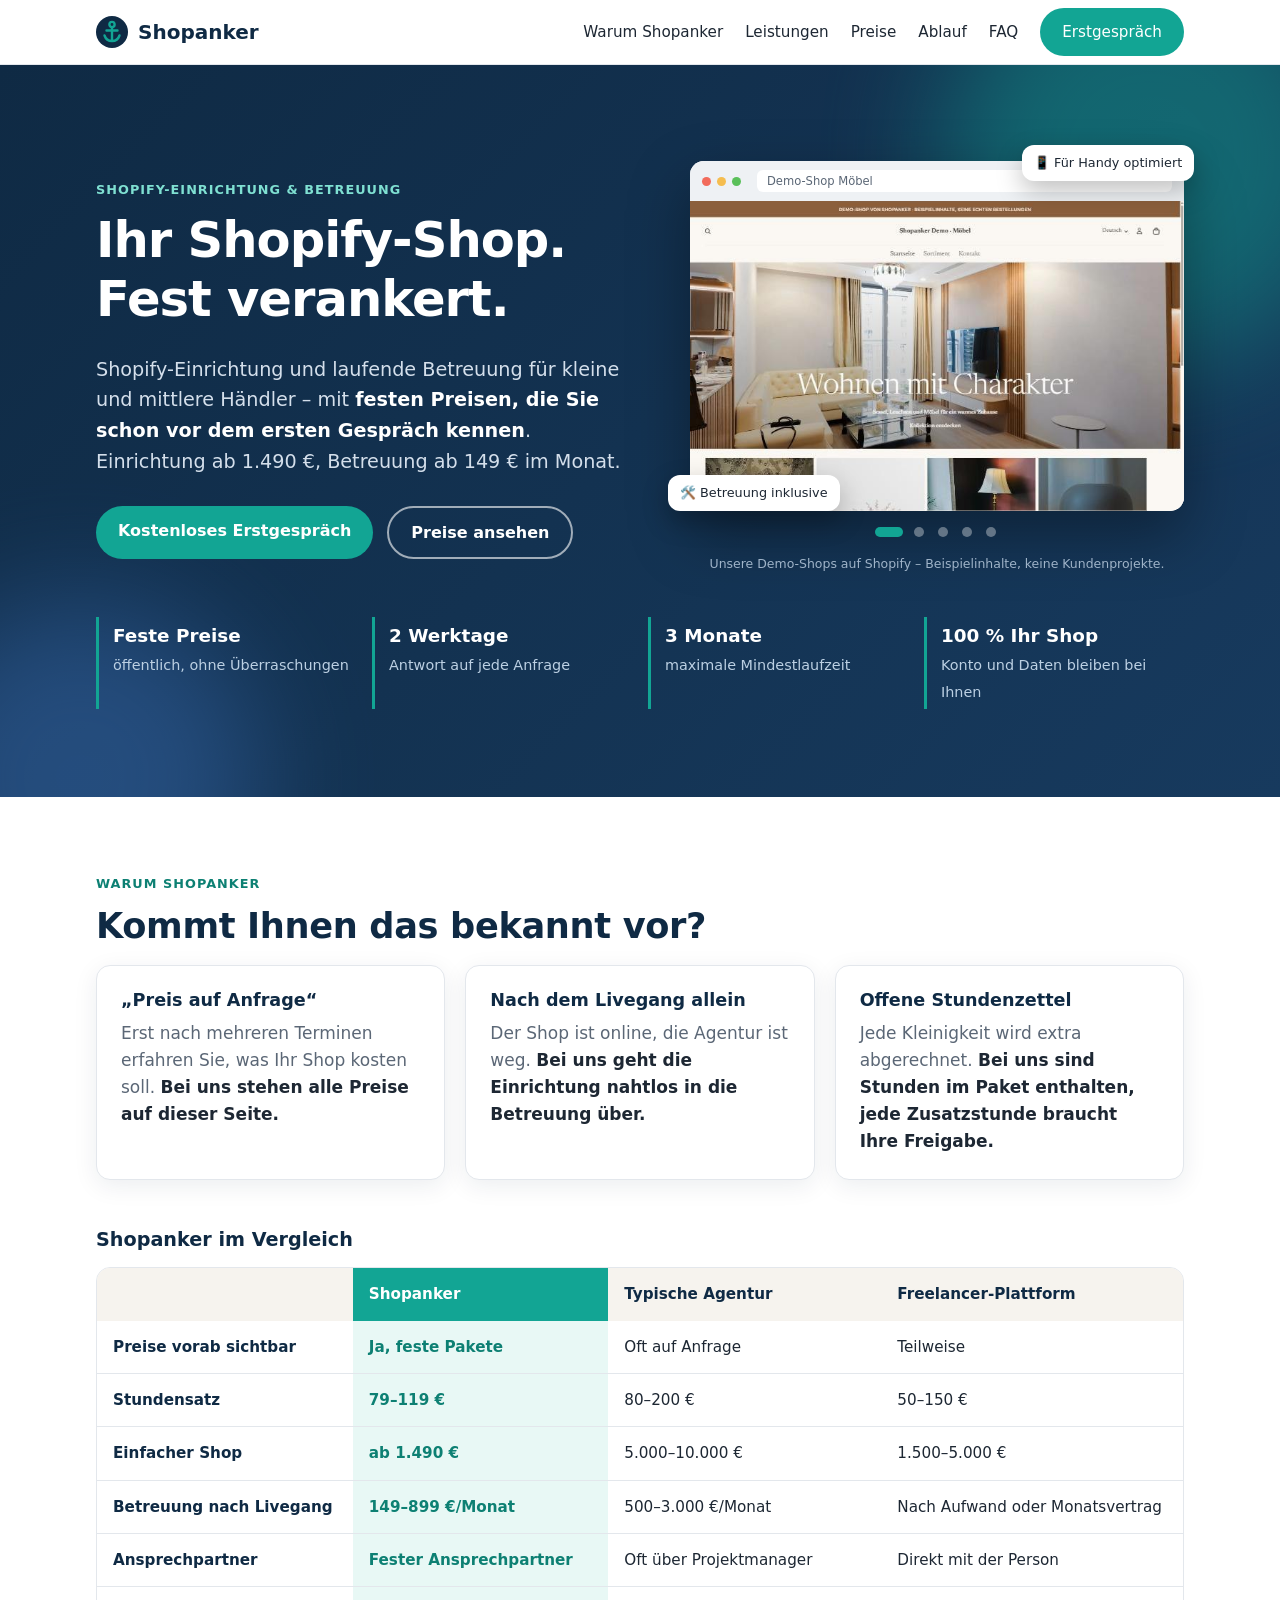
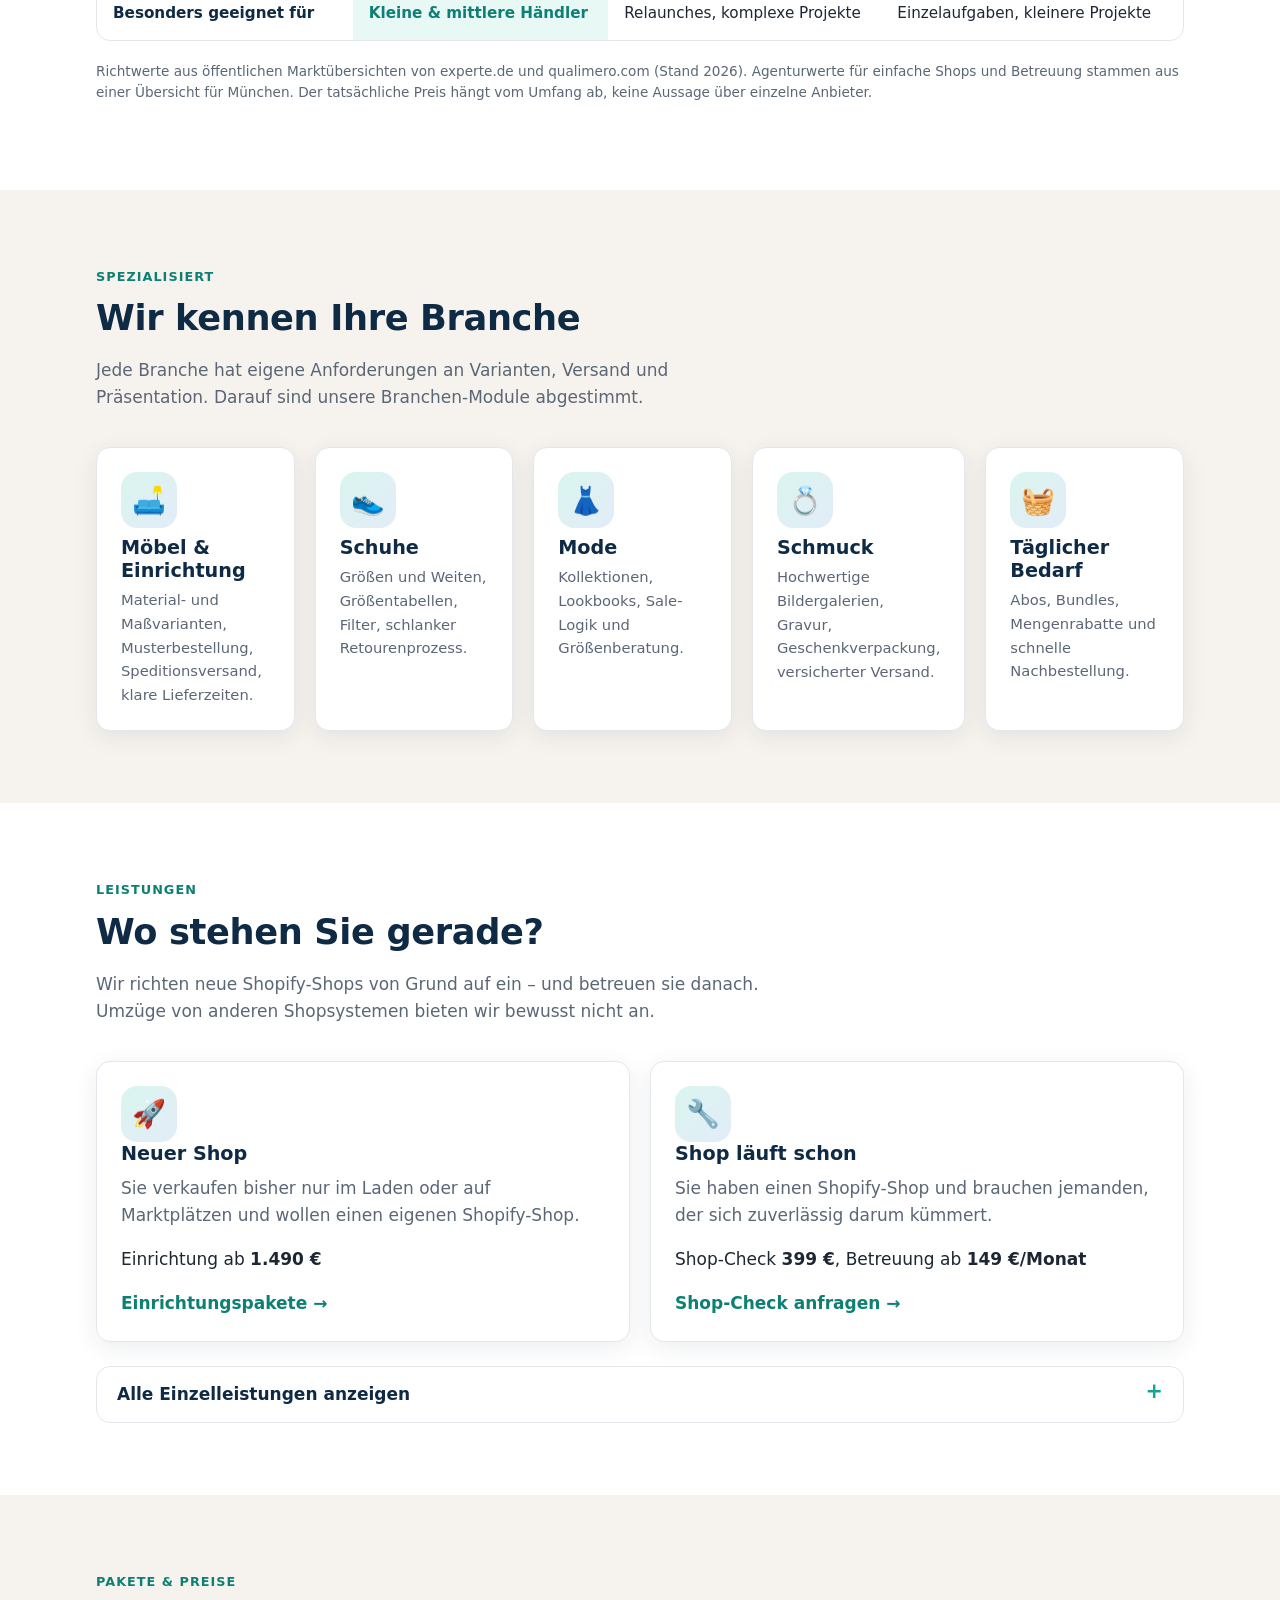
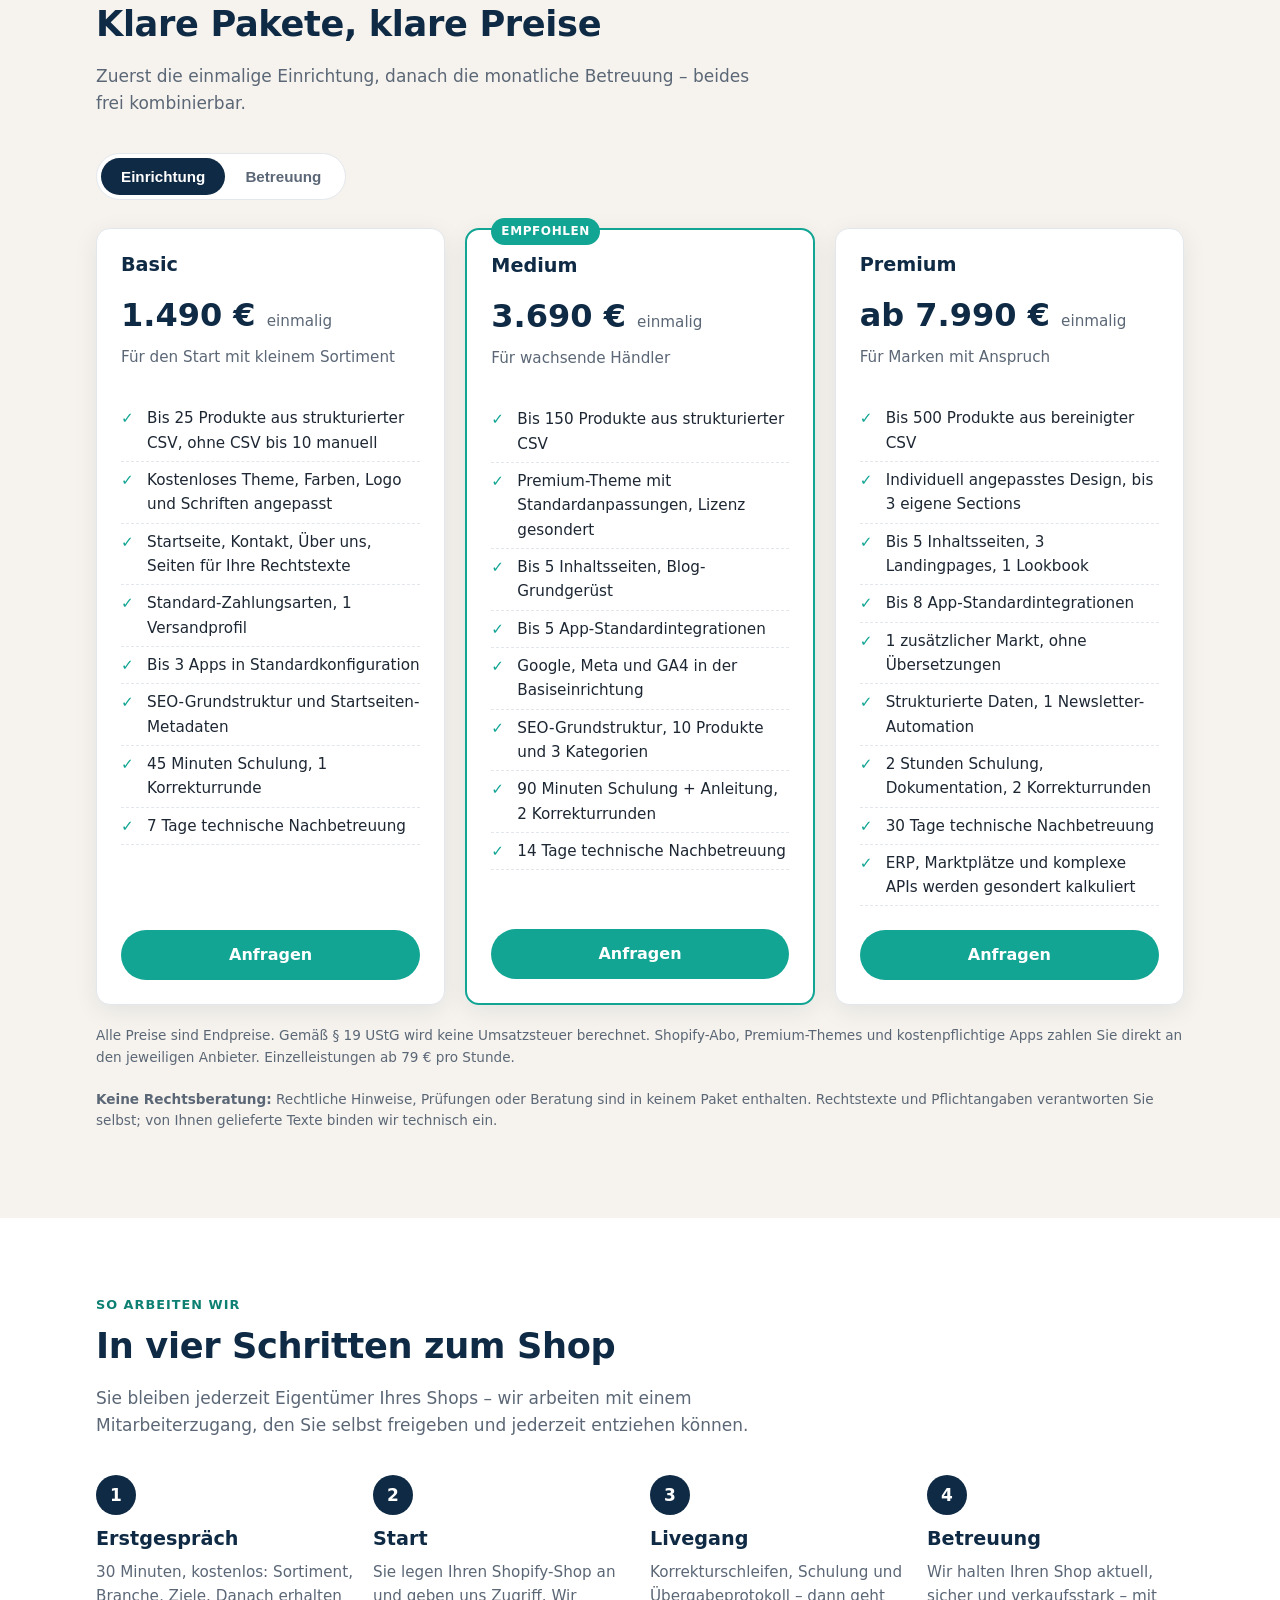
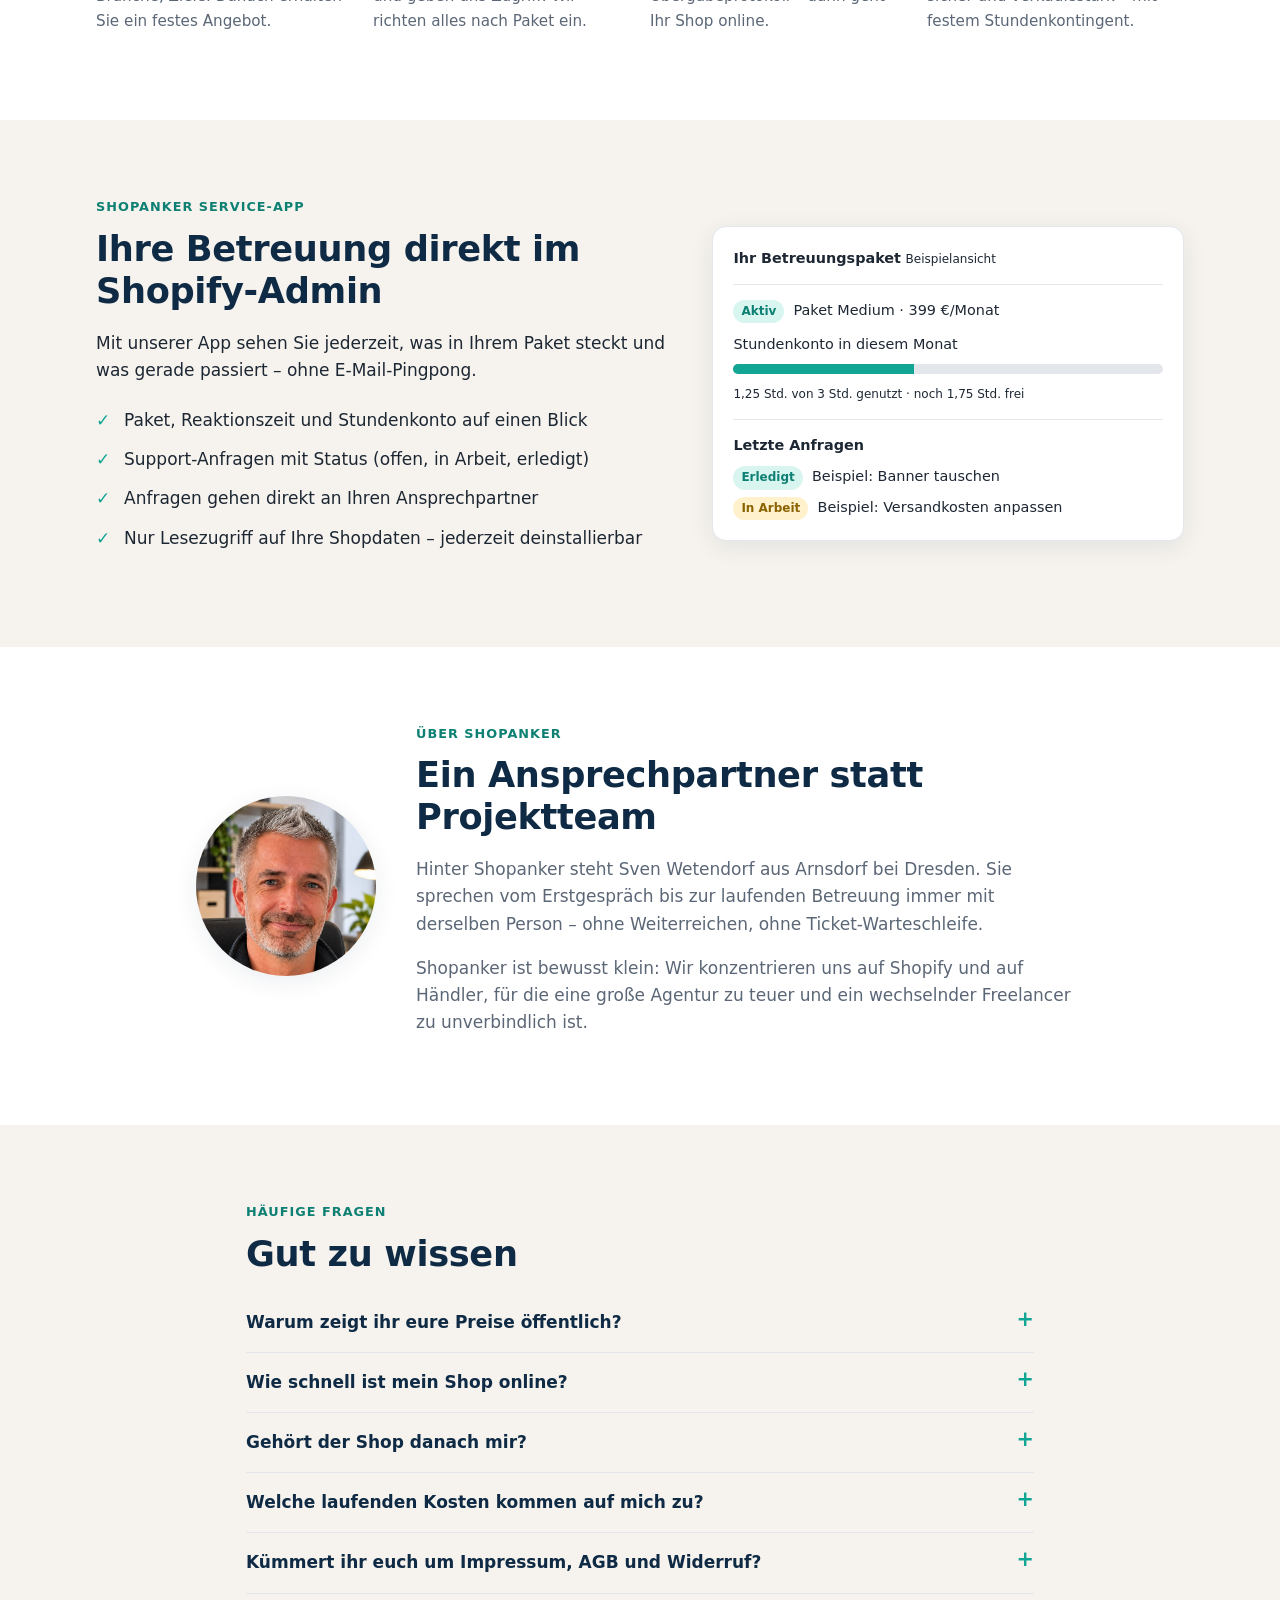
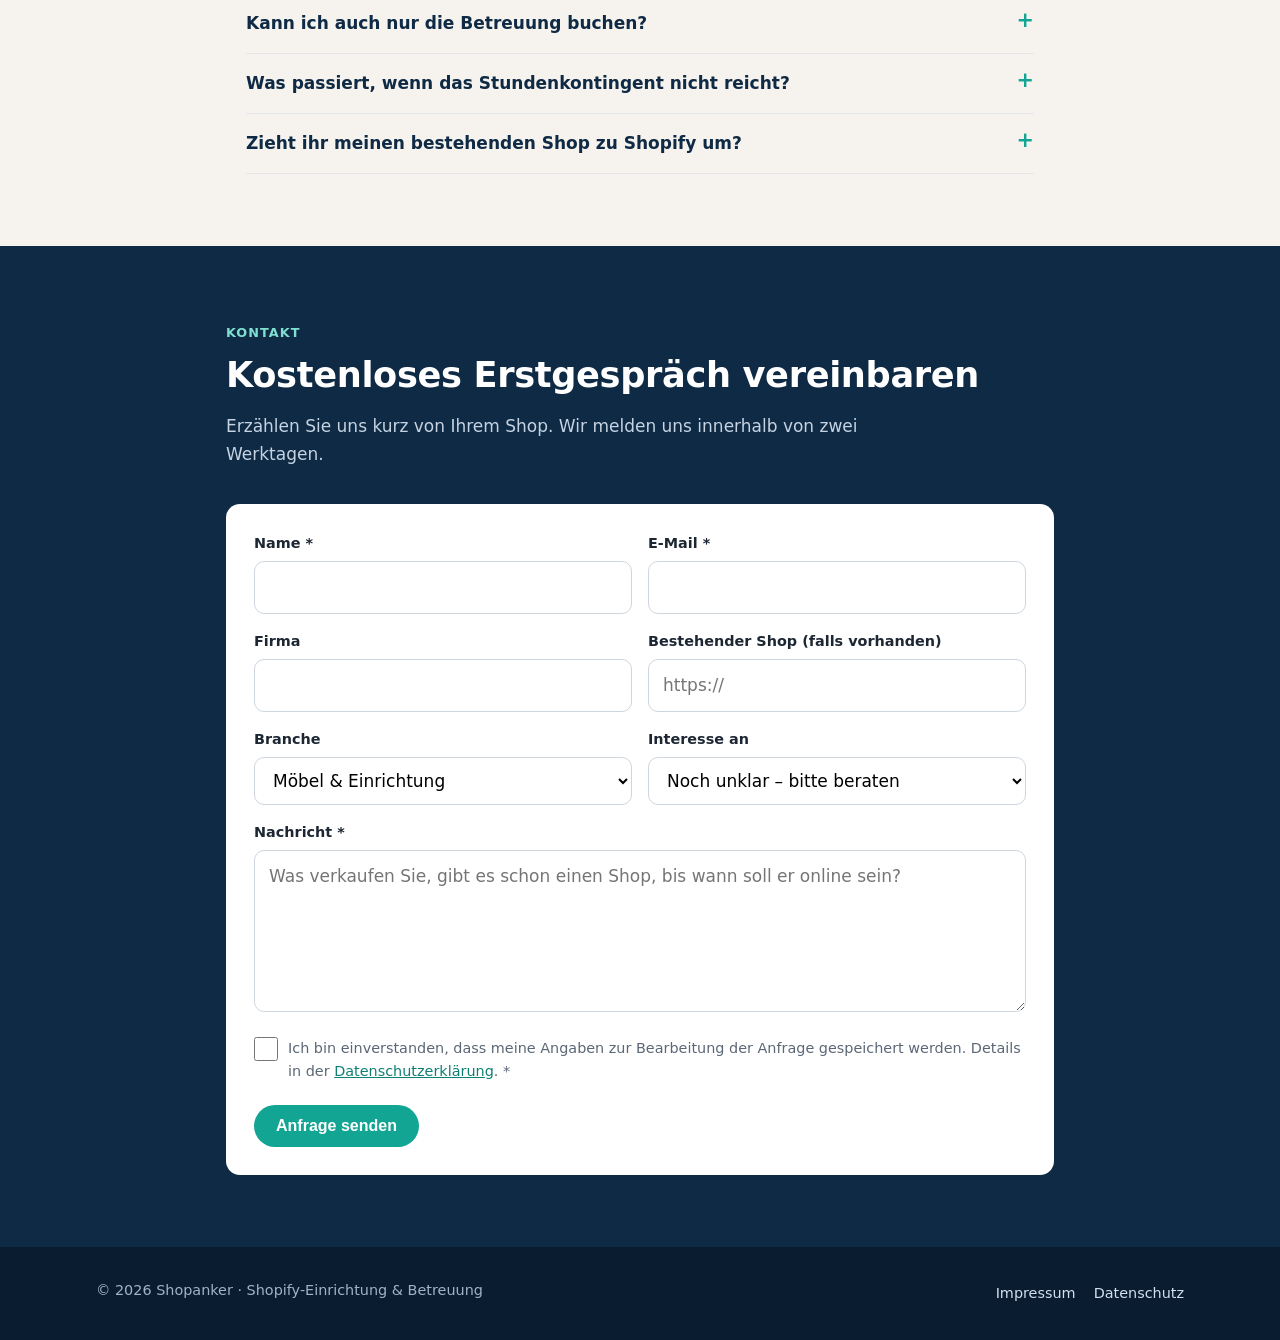
<file: index.html>
<!doctype html>
<html lang="de">
<head>
  <meta charset="utf-8">
  <meta name="viewport" content="width=device-width, initial-scale=1">
  <title>Shopanker – Shopify-Shops einrichten & betreuen</title>
  <meta name="description" content="Shopanker richtet Ihren Shopify-Shop ein und betreut ihn zu festen Paketpreisen – für Möbel, Schuhe, Mode, Schmuck und Dinge des täglichen Bedarfs.">
  <link rel="canonical" href="https://sven6678.github.io/shopanker-website/">
  <meta name="theme-color" content="#0f2a44">
  <!-- noindex entfernen, sobald Impressum und Datenschutz vollständig sind -->
  <meta name="robots" content="noindex">
  <link rel="icon" href="favicon.svg" type="image/svg+xml">
  <link rel="stylesheet" href="style.css?v=5">
  <meta property="og:type" content="website">
  <meta property="og:locale" content="de_DE">
  <meta property="og:title" content="Shopanker – Shopify-Shops einrichten & betreuen zu festen Preisen">
  <meta property="og:description" content="Shopify-Einrichtung ab 1.490 €, Betreuung ab 149 €/Monat. Transparente Pakete für Möbel, Schuhe, Mode, Schmuck und Dinge des täglichen Bedarfs.">
  <meta property="og:url" content="https://sven6678.github.io/shopanker-website/">
  <meta property="og:image" content="https://sven6678.github.io/shopanker-website/img/og-shopanker.jpg">
  <meta property="og:image:width" content="1200">
  <meta property="og:image:height" content="630">
  <meta property="og:image:alt" content="Shopanker – Shopify-Einrichtung ab 1.490 €, Betreuung ab 149 € im Monat">
  <meta name="twitter:card" content="summary_large_image">
  <script type="application/ld+json">
  {
    "@context": "https://schema.org",
    "@type": "ProfessionalService",
    "name": "Shopanker",
    "description": "Einrichtung und Betreuung von Shopify-Onlineshops zu festen Paketpreisen.",
    "url": "https://sven6678.github.io/shopanker-website/",
    "areaServed": ["DE", "AT", "CH"],
    "priceRange": "4 € – 7.990 €",
    "makesOffer": [
      {"@type": "Offer", "name": "Shopify-Einrichtung Basic", "price": "990", "priceCurrency": "EUR"},
      {"@type": "Offer", "name": "Shopify-Einrichtung Medium", "price": "2490", "priceCurrency": "EUR"},
      {"@type": "Offer", "name": "Shopify-Einrichtung Premium", "price": "4990", "priceCurrency": "EUR"},
      {"@type": "Offer", "name": "Shopify-Betreuung Basic", "price": "79", "priceCurrency": "EUR"},
      {"@type": "Offer", "name": "Shopify-Betreuung Medium", "price": "199", "priceCurrency": "EUR"},
      {"@type": "Offer", "name": "Shopify-Betreuung Premium", "price": "449", "priceCurrency": "EUR"}
    ]
  }
  </script>
</head>
<body>
<a class="skip" href="#top">Zum Inhalt springen</a>

<header class="site-header">
  <div class="wrap">
    <a class="logo" href="#top" aria-label="Shopanker Startseite">
      <svg viewBox="0 0 32 32" aria-hidden="true"><circle cx="16" cy="16" r="16" fill="#0f2a44"/><g fill="none" stroke="#12a594" stroke-width="2.4" stroke-linecap="round"><circle cx="16" cy="8.5" r="2.6"/><path d="M16 11.2v13.3M10.5 14.5h11M8.5 19.5c1.2 3.6 4.2 5.5 7.5 5.5s6.3-1.9 7.5-5.5"/></g></svg>
      Shopanker
    </a>
    <button class="nav-toggle" aria-label="Menü öffnen" aria-expanded="false" aria-controls="nav">☰</button>
    <nav class="nav" id="nav">
      <a href="#vergleich">Warum Shopanker</a>
      <a href="#leistungen">Leistungen</a>
      <a href="#pakete">Preise</a>
      <a href="#ablauf">Ablauf</a>
      <a href="#faq">FAQ</a>
      <a class="btn" href="#kontakt">Erstgespräch</a>
    </nav>
  </div>
</header>

<main id="top">

<section class="hero">
  <div class="blob b1" aria-hidden="true"></div><div class="blob b2" aria-hidden="true"></div>
  <div class="wrap">
   <div class="hero-grid">
    <div>
    <span class="eyebrow" style="color:#7fe0d2">Shopify-Einrichtung & Betreuung</span>
    <h1>Ihr Shopify-Shop. Fest verankert.</h1>
    <p class="lead">Shopify-Einrichtung und laufende Betreuung für kleine und mittlere Händler – mit <strong style="color:#fff">festen Preisen, die Sie schon vor dem ersten Gespräch kennen</strong>. Einrichtung ab 1.490 €, Betreuung ab 149 € im Monat.</p>
    <div class="actions">
      <a class="btn" href="#kontakt">Kostenloses Erstgespräch</a>
      <a class="btn btn-ghost" href="#pakete">Preise ansehen</a>
    </div>
    </div>
    <div class="hero-visual">
      <figure class="browser slider" aria-roledescription="Karussell" aria-label="Demo-Shops von Shopanker">
        <div class="browser-bar"><i></i><i></i><i></i><span class="slide-label" aria-live="polite">Demo-Shop Möbel</span></div>
        <div class="slides">
          <img class="active" src="img/demo-moebel.jpg?v=2" width="692" height="433" alt="Startseite des Demo-Shops Möbel" data-label="Demo-Shop Möbel">
          <img src="img/demo-schuhe.jpg?v=2" width="692" height="433" alt="Startseite des Demo-Shops Schuhe" data-label="Demo-Shop Schuhe" loading="lazy">
          <img src="img/demo-mode.jpg?v=2" width="692" height="433" alt="Startseite des Demo-Shops Mode" data-label="Demo-Shop Mode" loading="lazy">
          <img src="img/demo-schmuck.jpg?v=2" width="692" height="433" alt="Startseite des Demo-Shops Schmuck" data-label="Demo-Shop Schmuck" loading="lazy">
          <img src="img/demo-alltag.jpg?v=2" width="692" height="433" alt="Startseite des Demo-Shops Täglicher Bedarf" data-label="Demo-Shop Täglicher Bedarf" loading="lazy">
        </div>
      </figure>
      <div class="slide-dots" role="group" aria-label="Demo-Shop wählen">
        <button type="button" aria-label="Möbel" aria-current="true"></button>
        <button type="button" aria-label="Schuhe"></button>
        <button type="button" aria-label="Mode"></button>
        <button type="button" aria-label="Schmuck"></button>
        <button type="button" aria-label="Täglicher Bedarf"></button>
      </div>
      <p class="slide-note">Unsere Demo-Shops auf Shopify – Beispielinhalte, keine Kundenprojekte.</p>
      <div class="float f1" aria-hidden="true">📱 Für Handy optimiert</div>
      <div class="float f3" aria-hidden="true">🛠️ Betreuung inklusive</div>
    </div>
   </div>
    <ul class="trust">
      <li><strong>Feste Preise</strong><span>öffentlich, ohne Überraschungen</span></li>
      <li><strong>2 Werktage</strong><span>Antwort auf jede Anfrage</span></li>
      <li><strong>3 Monate</strong><span>maximale Mindestlaufzeit</span></li>
      <li><strong>100 % Ihr Shop</strong><span>Konto und Daten bleiben bei Ihnen</span></li>
    </ul>
  </div>
</section>

<section id="vergleich">
  <div class="wrap">
    <span class="eyebrow">Warum Shopanker</span>
    <h2>Kommt Ihnen das bekannt vor?</h2>
    <div class="grid grid-3 pains">
      <div class="card"><h3>„Preis auf Anfrage“</h3><p>Erst nach mehreren Terminen erfahren Sie, was Ihr Shop kosten soll. <strong>Bei uns stehen alle Preise auf dieser Seite.</strong></p></div>
      <div class="card"><h3>Nach dem Livegang allein</h3><p>Der Shop ist online, die Agentur ist weg. <strong>Bei uns geht die Einrichtung nahtlos in die Betreuung über.</strong></p></div>
      <div class="card"><h3>Offene Stundenzettel</h3><p>Jede Kleinigkeit wird extra abgerechnet. <strong>Bei uns sind Stunden im Paket enthalten, jede Zusatzstunde braucht Ihre Freigabe.</strong></p></div>
    </div>

    <h3 style="margin-top:48px">Shopanker im Vergleich</h3>
    <div class="table-wrap" role="region" aria-label="Vergleichstabelle: Shopanker, typische Agentur und Freelancer-Plattform" tabindex="0">
      <table class="compare">
        <thead>
          <tr><th></th><th class="us">Shopanker</th><th>Typische Agentur</th><th>Freelancer-Plattform</th></tr>
        </thead>
        <tbody>
          <tr><th>Preise vorab sichtbar</th><td class="us">Ja, feste Pakete</td><td>Oft auf Anfrage</td><td>Teilweise</td></tr>
          <tr><th>Stundensatz</th><td class="us">79–119 €</td><td>80–200 €</td><td>50–150 €</td></tr>
          <tr><th>Einfacher Shop</th><td class="us">ab 1.490 €</td><td>5.000–10.000 €</td><td>1.500–5.000 €</td></tr>
          <tr><th>Betreuung nach Livegang</th><td class="us">149–899 €/Monat</td><td>500–3.000 €/Monat</td><td>Nach Aufwand oder Monatsvertrag</td></tr>
          <tr><th>Ansprechpartner</th><td class="us">Fester Ansprechpartner</td><td>Oft über Projektmanager</td><td>Direkt mit der Person</td></tr>
          <tr><th>Besonders geeignet für</th><td class="us">Kleine &amp; mittlere Händler</td><td>Relaunches, komplexe Projekte</td><td>Einzelaufgaben, kleinere Projekte</td></tr>
        </tbody>
      </table>
    </div>
    <p class="note">Richtwerte aus öffentlichen Marktübersichten von experte.de und qualimero.com (Stand 2026). Agenturwerte für einfache Shops und Betreuung stammen aus einer Übersicht für München. Der tatsächliche Preis hängt vom Umfang ab, keine Aussage über einzelne Anbieter.</p>
  </div>
</section>

<section id="branchen" class="bg-sand">
  <div class="wrap">
    <span class="eyebrow">Spezialisiert</span>
    <h2>Wir kennen Ihre Branche</h2>
    <p class="section-intro">Jede Branche hat eigene Anforderungen an Varianten, Versand und Präsentation. Darauf sind unsere Branchen-Module abgestimmt.</p>
    <div class="grid grid-5">
      <div class="card branch"><div class="icon">🛋️</div><h3>Möbel & Einrichtung</h3><p>Material- und Maßvarianten, Musterbestellung, Speditionsversand, klare Lieferzeiten.</p></div>
      <div class="card branch"><div class="icon">👟</div><h3>Schuhe</h3><p>Größen und Weiten, Größentabellen, Filter, schlanker Retourenprozess.</p></div>
      <div class="card branch"><div class="icon">👗</div><h3>Mode</h3><p>Kollektionen, Lookbooks, Sale-Logik und Größenberatung.</p></div>
      <div class="card branch"><div class="icon">💍</div><h3>Schmuck</h3><p>Hochwertige Bildergalerien, Gravur, Geschenkverpackung, versicherter Versand.</p></div>
      <div class="card branch"><div class="icon">🧺</div><h3>Täglicher Bedarf</h3><p>Abos, Bundles, Mengenrabatte und schnelle Nachbestellung.</p></div>
    </div>
  </div>
</section>

<section id="leistungen">
  <div class="wrap">
    <span class="eyebrow">Leistungen</span>
    <h2>Wo stehen Sie gerade?</h2>
    <p class="section-intro">Wir richten neue Shopify-Shops von Grund auf ein – und betreuen sie danach. Umzüge von anderen Shopsystemen bieten wir bewusst nicht an.</p>
    <div class="grid grid-2">
      <div class="card situation">
        <div class="icon">🚀</div>
        <h3>Neuer Shop</h3>
        <p>Sie verkaufen bisher nur im Laden oder auf Marktplätzen und wollen einen eigenen Shopify-Shop.</p>
        <p class="from">Einrichtung ab <strong>1.490 €</strong></p>
        <a href="#pakete">Einrichtungspakete →</a>
      </div>
      <div class="card situation">
        <div class="icon">🔧</div>
        <h3>Shop läuft schon</h3>
        <p>Sie haben einen Shopify-Shop und brauchen jemanden, der sich zuverlässig darum kümmert.</p>
        <p class="from">Shop-Check <strong>399 €</strong>, Betreuung ab <strong>149 €/Monat</strong></p>
        <a href="#kontakt" data-paket="Shop-Check">Shop-Check anfragen →</a>
      </div>
    </div>
    <details class="extras">
      <summary>Alle Einzelleistungen anzeigen</summary>
      <ul>
        <li>Arbeitsstunde Pflege: 79 €</li><li>Arbeitsstunde Technik: 119 €</li>
        <li>Produkt-Import bis 100 Produkte (CSV): 199 €</li>
        <li>Shop-Check mit schriftlichem Bericht (Technik, Ladezeit, Struktur): 399 €</li>
        <li>Zusätzliche Sprache oder zusätzlicher Markt: ab 649 €</li>
        <li>Produktfotos freistellen: ab 4 € pro Bild</li>
        <li>Einsatz am Wochenende: +50 %</li>
      </ul>
    </details>
  </div>
</section>

<section id="pakete" class="bg-sand">
  <div class="wrap">
    <span class="eyebrow">Pakete & Preise</span>
    <h2>Klare Pakete, klare Preise</h2>
    <p class="section-intro">Zuerst die einmalige Einrichtung, danach die monatliche Betreuung – beides frei kombinierbar.</p>

    <div class="tabs" role="tablist" aria-label="Paketart">
      <button role="tab" id="tab-setup" aria-selected="true" aria-controls="panel-setup">Einrichtung</button>
      <button role="tab" id="tab-care" aria-selected="false" aria-controls="panel-care">Betreuung</button>
    </div>

    <div id="panel-setup" role="tabpanel" aria-labelledby="tab-setup">
      <div class="grid grid-3">
        <div class="card price-card">
          <h3>Basic</h3>
          <div class="price">1.490 € <small>einmalig</small></div>
          <p class="for">Für den Start mit kleinem Sortiment</p>
          <ul>
            <li>Bis 25 Produkte aus strukturierter CSV, ohne CSV bis 10 manuell</li>
            <li>Kostenloses Theme, Farben, Logo und Schriften angepasst</li>
            <li>Startseite, Kontakt, Über uns, Seiten für Ihre Rechtstexte</li>
            <li>Standard-Zahlungsarten, 1 Versandprofil</li>
            <li>Bis 3 Apps in Standardkonfiguration</li>
            <li>SEO-Grundstruktur und Startseiten-Metadaten</li>
            <li>45 Minuten Schulung, 1 Korrekturrunde</li>
            <li>7 Tage technische Nachbetreuung</li>
          </ul>
          <a class="btn" href="#kontakt" data-paket="Einrichtung Basic">Anfragen</a>
        </div>
        <div class="card price-card featured">
          <span class="badge">Empfohlen</span>
          <h3>Medium</h3>
          <div class="price">3.690 € <small>einmalig</small></div>
          <p class="for">Für wachsende Händler</p>
          <ul>
            <li>Bis 150 Produkte aus strukturierter CSV</li>
            <li>Premium-Theme mit Standardanpassungen, Lizenz gesondert</li>
            <li>Bis 5 Inhaltsseiten, Blog-Grundgerüst</li>
            <li>Bis 5 App-Standardintegrationen</li>
            <li>Google, Meta und GA4 in der Basiseinrichtung</li>
            <li>SEO-Grundstruktur, 10 Produkte und 3 Kategorien</li>
            <li>90 Minuten Schulung + Anleitung, 2 Korrekturrunden</li>
            <li>14 Tage technische Nachbetreuung</li>
          </ul>
          <a class="btn" href="#kontakt" data-paket="Einrichtung Medium">Anfragen</a>
        </div>
        <div class="card price-card">
          <h3>Premium</h3>
          <div class="price">ab 7.990 € <small>einmalig</small></div>
          <p class="for">Für Marken mit Anspruch</p>
          <ul>
            <li>Bis 500 Produkte aus bereinigter CSV</li>
            <li>Individuell angepasstes Design, bis 3 eigene Sections</li>
            <li>Bis 5 Inhaltsseiten, 3 Landingpages, 1 Lookbook</li>
            <li>Bis 8 App-Standardintegrationen</li>
            <li>1 zusätzlicher Markt, ohne Übersetzungen</li>
            <li>Strukturierte Daten, 1 Newsletter-Automation</li>
            <li>2 Stunden Schulung, Dokumentation, 2 Korrekturrunden</li>
            <li>30 Tage technische Nachbetreuung</li>
            <li>ERP, Marktplätze und komplexe APIs werden gesondert kalkuliert</li>
          </ul>
          <a class="btn" href="#kontakt" data-paket="Einrichtung Premium">Anfragen</a>
        </div>
      </div>
    </div>

    <div id="panel-care" role="tabpanel" aria-labelledby="tab-care" hidden>
      <div class="grid grid-3">
        <div class="card price-card">
          <h3>Basic</h3>
          <div class="price">149 € <small>/ Monat</small></div>
          <p class="for">Reaktionszeit: 3 Werktage</p>
          <ul>
            <li>1 Stunde Gesamtbudget pro Monat</li>
            <li>Monatliche Prüfung von Shop, Theme und Apps</li>
            <li>Erstreaktion innerhalb von 3 Werktagen</li>
            <li>Zusatzstunden nach Freigabe: 79 € Pflege, 119 € Technik</li>
          </ul>
          <a class="btn" href="#kontakt" data-paket="Betreuung Basic">Anfragen</a>
        </div>
        <div class="card price-card featured">
          <span class="badge">Empfohlen</span>
          <h3>Medium</h3>
          <div class="price">399 € <small>/ Monat</small></div>
          <p class="for">Reaktionszeit: 1 Werktag</p>
          <ul>
            <li>3 Stunden Gesamtbudget pro Monat</li>
            <li>Wöchentliche Shop-Prüfung, monatliche Theme- und App-Prüfung</li>
            <li>Bis 5 einfache Produktänderungen, 1 Bannerwechsel</li>
            <li>1 kleine SEO-Optimierung, Kurzbericht</li>
            <li>Erstreaktion innerhalb eines Werktags</li>
            <li>Zusatzstunden nach Freigabe: 79 € Pflege, 119 € Technik</li>
          </ul>
          <a class="btn" href="#kontakt" data-paket="Betreuung Medium">Anfragen</a>
        </div>
        <div class="card price-card">
          <h3>Premium</h3>
          <div class="price">899 € <small>/ Monat</small></div>
          <p class="for">Reaktionszeit: 4 Arbeitsstunden</p>
          <ul>
            <li>7 Stunden Gesamtbudget pro Monat</li>
            <li>Werktägliche Shop-Prüfung, monatliche Theme- und App-Prüfung</li>
            <li>Bis 15 einfache Produktänderungen, 2 Kampagnenanpassungen</li>
            <li>Bis 3 SEO-Maßnahmen, 1 einfacher Newsletter</li>
            <li>Monatsbericht + 30-Minuten-Gespräch</li>
            <li>Erstreaktion innerhalb von 4 Arbeitsstunden</li>
            <li>Zusatzstunden nach Freigabe: 79 € Pflege, 119 € Technik</li>
          </ul>
          <a class="btn" href="#kontakt" data-paket="Betreuung Premium">Anfragen</a>
        </div>
      </div>
      <p class="note">Betreuung: Mindestlaufzeit 3 Monate, danach monatlich kündbar.</p>
    </div>

    <p class="note">Alle Preise sind Endpreise. Gemäß § 19 UStG wird keine Umsatzsteuer berechnet. Shopify-Abo, Premium-Themes und kostenpflichtige Apps zahlen Sie direkt an den jeweiligen Anbieter. Einzelleistungen ab 79 € pro Stunde.</p>
    <p class="note"><strong>Keine Rechtsberatung:</strong> Rechtliche Hinweise, Prüfungen oder Beratung sind in keinem Paket enthalten. Rechtstexte und Pflichtangaben verantworten Sie selbst; von Ihnen gelieferte Texte binden wir technisch ein.</p>
  </div>
</section>

<section id="ablauf">
  <div class="wrap">
    <span class="eyebrow">So arbeiten wir</span>
    <h2>In vier Schritten zum Shop</h2>
    <p class="section-intro">Sie bleiben jederzeit Eigentümer Ihres Shops – wir arbeiten mit einem Mitarbeiterzugang, den Sie selbst freigeben und jederzeit entziehen können.</p>
    <div class="steps">
      <div class="step"><h3>Erstgespräch</h3><p>30 Minuten, kostenlos: Sortiment, Branche, Ziele. Danach erhalten Sie ein festes Angebot.</p></div>
      <div class="step"><h3>Start</h3><p>Sie legen Ihren Shopify-Shop an und geben uns Zugriff. Wir richten alles nach Paket ein.</p></div>
      <div class="step"><h3>Livegang</h3><p>Korrekturschleifen, Schulung und Übergabeprotokoll – dann geht Ihr Shop online.</p></div>
      <div class="step"><h3>Betreuung</h3><p>Wir halten Ihren Shop aktuell, sicher und verkaufsstark – mit festem Stundenkontingent.</p></div>
    </div>
  </div>
</section>

<section id="app" class="bg-sand">
  <div class="wrap app-box">
    <div>
      <span class="eyebrow">Shopanker Service-App</span>
      <h2>Ihre Betreuung direkt im Shopify-Admin</h2>
      <p>Mit unserer App sehen Sie jederzeit, was in Ihrem Paket steckt und was gerade passiert – ohne E-Mail-Pingpong.</p>
      <ul class="check-list">
        <li>Paket, Reaktionszeit und Stundenkonto auf einen Blick</li>
        <li>Support-Anfragen mit Status (offen, in Arbeit, erledigt)</li>
        <li>Anfragen gehen direkt an Ihren Ansprechpartner</li>
        <li>Nur Lesezugriff auf Ihre Shopdaten – jederzeit deinstallierbar</li>
      </ul>
    </div>
    <div class="mock" aria-hidden="true">
      <strong>Ihr Betreuungspaket</strong> <small>Beispielansicht</small>
      <hr>
      <span class="pill">Aktiv</span> &nbsp;Paket Medium · 399 €/Monat
      <p style="margin:10px 0 0">Stundenkonto in diesem Monat</p>
      <div class="bar"><span></span></div>
      <small>1,25 Std. von 3 Std. genutzt · noch 1,75 Std. frei</small>
      <hr>
      <strong>Letzte Anfragen</strong>
      <p style="margin:8px 0 0"><span class="pill">Erledigt</span> &nbsp;Beispiel: Banner tauschen</p>
      <p style="margin:6px 0 0"><span class="pill" style="background:#fff1cc;color:#8a6300">In Arbeit</span> &nbsp;Beispiel: Versandkosten anpassen</p>
    </div>
  </div>
</section>

<section id="ueber">
  <div class="wrap about">
    <div class="avatar"><img src="img/sven-wetendorf.jpg?v=3" width="600" height="600" alt="Sven Wetendorf, Shopanker" loading="lazy"></div>
    <div>
      <span class="eyebrow">Über Shopanker</span>
      <h2>Ein Ansprechpartner statt Projektteam</h2>
      <p>Hinter Shopanker steht Sven Wetendorf aus Arnsdorf bei Dresden. Sie sprechen vom Erstgespräch bis zur laufenden Betreuung immer mit derselben Person – ohne Weiterreichen, ohne Ticket-Warteschleife.</p>
      <p>Shopanker ist bewusst klein: Wir konzentrieren uns auf Shopify und auf Händler, für die eine große Agentur zu teuer und ein wechselnder Freelancer zu unverbindlich ist.</p>
    </div>
  </div>
</section>

<section id="faq" class="bg-sand">
  <div class="wrap" style="max-width:820px">
    <span class="eyebrow">Häufige Fragen</span>
    <h2>Gut zu wissen</h2>
    <details><summary>Warum zeigt ihr eure Preise öffentlich?</summary><p>Weil Sie vor dem ersten Gespräch wissen sollen, ob es passt. Die Pakete decken die üblichen Anforderungen ab. Gibt es Besonderheiten, nennen wir den Aufpreis schriftlich, bevor wir starten.</p></details>
    <details><summary>Wie schnell ist mein Shop online?</summary><p>Je nach Paket etwa 1–2 Wochen (Basic), 3–4 Wochen (Medium) oder 6–8 Wochen (Premium) – vorausgesetzt, Produktdaten, Bilder und Texte liegen vor.</p></details>
    <details><summary>Gehört der Shop danach mir?</summary><p>Ja. Sie legen den Shopify-Shop selbst an und zahlen das Shopify-Abo direkt. Wir arbeiten nur mit einem Zugang, den Sie freigeben und jederzeit entziehen können.</p></details>
    <details><summary>Welche laufenden Kosten kommen auf mich zu?</summary><p>Das Shopify-Abo (je nach Tarif), gegebenenfalls ein Premium-Theme und kostenpflichtige Apps. Wir empfehlen nur, was sich für Ihren Shop wirklich lohnt, und nennen die Kosten vorher.</p></details>
    <details><summary>Kümmert ihr euch um Impressum, AGB und Widerruf?</summary><p>Nein. Rechtliche Hinweise, Prüfungen oder Beratung übernehmen wir in keinem Paket. Für Rechtstexte und gesetzliche Pflichtangaben in Ihrem Shop sind Sie selbst verantwortlich – wir empfehlen dafür einen Rechtstexte-Dienst oder eine Kanzlei. Die Texte, die Sie uns liefern, binden wir technisch in den Shop ein.</p></details>
    <details><summary>Kann ich auch nur die Betreuung buchen?</summary><p>Ja. Wenn Ihr Shop schon läuft, starten wir mit einem Shop-Check und übernehmen danach die Betreuung.</p></details>
    <details><summary>Was passiert, wenn das Stundenkontingent nicht reicht?</summary><p>Zusätzliche Stunden rechnen wir zum vergünstigten Satz Ihres Pakets ab – immer nach Rücksprache. Nicht genutzte Stunden verfallen zum Monatsende.</p></details>
    <details><summary>Zieht ihr meinen bestehenden Shop zu Shopify um?</summary><p>Nein. Wir richten ausschließlich neue Shopify-Shops ein und betreuen bestehende Shopify-Shops. Umzüge von WooCommerce, Shopware, Etsy oder anderen Systemen bieten wir nicht an.</p></details>
  </div>
</section>

<section id="kontakt" class="contact">
  <div class="wrap" style="max-width:860px">
    <span class="eyebrow" style="color:#7fe0d2">Kontakt</span>
    <h2>Kostenloses Erstgespräch vereinbaren</h2>
    <p class="section-intro">Erzählen Sie uns kurz von Ihrem Shop. Wir melden uns innerhalb von zwei Werktagen.</p>

    <!-- Versand über die eigene Apps-Script-Web-App, bei Fehlern bereitet das Formular eine E-Mail vor -->
    <form class="form" id="kontakt-form" name="kontakt" method="post" enctype="text/plain" action="mailto:svenwetendorf@gmail.com?subject=Anfrage%20%C3%BCber%20die%20Shopanker-Website">
      <p class="full paket-auswahl" id="paket-auswahl" role="status" hidden>Ihre Auswahl: <strong id="paket-name"></strong></p>
      <div aria-hidden="true" style="position:absolute;left:-9999px"><label>Webseite<input name="webseite" tabindex="-1" autocomplete="off"></label></div>
      <div><label for="name">Name *</label><input id="name" name="name" required autocomplete="name"></div>
      <div><label for="email">E-Mail *</label><input id="email" name="email" type="email" required autocomplete="email"></div>
      <div><label for="firma">Firma</label><input id="firma" name="firma" autocomplete="organization"></div>
      <div><label for="shopurl">Bestehender Shop (falls vorhanden)</label><input id="shopurl" name="shop_url" type="url" placeholder="https://" autocomplete="url"></div>
      <div>
        <label for="branche">Branche</label>
        <select id="branche" name="branche">
          <option>Möbel & Einrichtung</option><option>Schuhe</option><option>Mode</option>
          <option>Schmuck</option><option>Täglicher Bedarf</option><option>Andere</option>
        </select>
      </div>
      <div>
        <label for="paket">Interesse an</label>
        <select id="paket" name="paket">
          <option>Noch unklar – bitte beraten</option>
          <option>Einrichtung Basic</option><option>Einrichtung Medium</option><option>Einrichtung Premium</option>
          <option>Betreuung Basic</option><option>Betreuung Medium</option><option>Betreuung Premium</option>
          <option>Shop-Check</option>
        </select>
      </div>
      <div class="full"><label for="nachricht">Nachricht *</label><textarea id="nachricht" name="nachricht" rows="5" required placeholder="Was verkaufen Sie, gibt es schon einen Shop, bis wann soll er online sein?"></textarea></div>
      <div class="full consent">
        <input type="checkbox" id="dsgvo" name="datenschutz" value="ja" required>
        <label for="dsgvo" style="font-weight:400">Ich bin einverstanden, dass meine Angaben zur Bearbeitung der Anfrage gespeichert werden. Details in der <a href="datenschutz.html">Datenschutzerklärung</a>. *</label>
      </div>
      <div class="full"><button class="btn" id="form-senden" type="submit">Anfrage senden</button></div>
      <p class="full paket-auswahl" id="form-erfolg" role="status" tabindex="-1" hidden><strong>Vielen Dank für Ihre Anfrage!</strong> Wir melden uns innerhalb von zwei Werktagen bei Ihnen.</p>
      <div class="full" id="form-hinweis" role="status" hidden style="background:#fff4d6;color:#3d3312;border:1px solid #f0d58a;border-radius:10px;padding:14px">
        <p style="margin:0 0 8px"><strong>Fast geschafft:</strong> Bitte senden Sie die vorbereitete E-Mail in Ihrem Mailprogramm ab. Erst dann erreicht uns Ihre Anfrage.</p>
        <p style="margin:0 0 8px">Es hat sich nichts geöffnet? <a id="mail-link" href="mailto:svenwetendorf@gmail.com" style="color:inherit">E-Mail erneut öffnen</a> oder den Text kopieren und an svenwetendorf@gmail.com senden:</p>
        <textarea id="mail-text" rows="6" readonly aria-label="Text Ihrer Anfrage zum Kopieren"></textarea>
        <button class="btn" id="mail-copy" type="button" style="margin-top:8px">Text kopieren</button>
      </div>
    </form>
  </div>
</section>

</main>

<div class="mobile-cta"><a class="btn" href="#kontakt">Kostenloses Erstgespräch</a></div>

<footer class="site-footer">
  <div class="wrap">
    <span>© 2026 Shopanker · Shopify-Einrichtung & Betreuung</span>
    <span><a href="impressum.html">Impressum</a><a href="datenschutz.html">Datenschutz</a></span>
  </div>
</footer>

<script>
  // Menü (mobil)
  const toggle = document.querySelector('.nav-toggle');
  const nav = document.getElementById('nav');
  toggle.addEventListener('click', () => {
    const open = nav.classList.toggle('open');
    toggle.setAttribute('aria-expanded', open);
  });
  nav.querySelectorAll('a').forEach(a => a.addEventListener('click', () => {
    nav.classList.remove('open'); toggle.setAttribute('aria-expanded', 'false');
  }));

  // Paket-Tabs
  const tabs = document.querySelectorAll('[role="tab"]');
  tabs.forEach(tab => tab.addEventListener('click', () => {
    tabs.forEach(t => {
      const sel = t === tab;
      t.setAttribute('aria-selected', sel);
      document.getElementById(t.getAttribute('aria-controls')).hidden = !sel;
    });
  }));

  // Hero-Slider: Demo-Shops
  const slides = [...document.querySelectorAll('.slides img')];
  const dots = [...document.querySelectorAll('.slide-dots button')];
  const label = document.querySelector('.slide-label');
  let slideIdx = 0, slideTimer = null;
  function showSlide(i) {
    slideIdx = (i + slides.length) % slides.length;
    slides.forEach((img, j) => img.classList.toggle('active', j === slideIdx));
    dots.forEach((d, j) => d.setAttribute('aria-current', j === slideIdx));
    label.textContent = slides[slideIdx].dataset.label;
  }
  dots.forEach((d, i) => d.addEventListener('click', () => { showSlide(i); clearInterval(slideTimer); }));
  if (!matchMedia('(prefers-reduced-motion: reduce)').matches) {
    slideTimer = setInterval(() => showSlide(slideIdx + 1), 4500);
  }

  // Einblenden beim Scrollen
  const reduce =matchMedia('(prefers-reduced-motion: reduce)').matches;
  if ('IntersectionObserver' in window && !reduce) {
    const els = document.querySelectorAll('section h2, .card, .step, .table-wrap, .about, details');
    els.forEach(el => el.classList.add('reveal'));
    const io = new IntersectionObserver(entries => entries.forEach(e => {
      if (e.isIntersecting) { e.target.classList.add('in'); io.unobserve(e.target); }
    }), { threshold: 0.12 });
    els.forEach(el => io.observe(el));
  }

  // Kontaktformular: bereitet eine E-Mail vor, es werden keine Daten an einen Dienst gesendet
  const form = document.getElementById('kontakt-form');
  const mailText = document.getElementById('mail-text');
  const mailLink = document.getElementById('mail-link');
  const mailCopy = document.getElementById('mail-copy');
  const MAIL_TO = 'svenwetendorf@gmail.com';
  const MAIL_SUBJECT = 'Anfrage über die Shopanker-Website';
  const MAIL_MAX = 1900; // längere mailto-Links öffnen manche Programme nicht
  // Adresse der Web-App „Shopanker Website-Anfragen“. Leer = Formular bereitet nur eine E-Mail vor.
  const ANFRAGE_URL = 'https://script.google.com/macros/s/AKfycbxKx8xjBkfe3qDmDiMp5e3yQlk0eLap2I_ETNy9c6rts-BzFHiS3sDd2CB9lYDo1hBP/exec';
  const sendenBtn = document.getElementById('form-senden');
  const erfolg = document.getElementById('form-erfolg');
  if (ANFRAGE_URL) sendenBtn.textContent = 'Anfrage senden';

  form.addEventListener('submit', async (e) => {
    e.preventDefault();
    const d = new FormData(form);
    erfolg.hidden = true;
    document.getElementById('form-hinweis').hidden = true;
    if (ANFRAGE_URL) {
      sendenBtn.disabled = true;
      sendenBtn.textContent = 'Wird gesendet …';
      try {
        // text/plain vermeidet die CORS-Vorabfrage, die Apps Script nicht beantwortet
        const r = await fetch(ANFRAGE_URL, { method: 'POST', headers: { 'Content-Type': 'text/plain;charset=utf-8' }, body: JSON.stringify(Object.fromEntries(d)), signal: AbortSignal.timeout(20000) });
        const a = await r.json();
        if (a.ok) {
          form.reset();
          zeigePaket();
          erfolg.hidden = false;
          erfolg.focus();
          return;
        }
      } catch { /* Ersatzweg per E-Mail folgt */ } finally {
        sendenBtn.disabled = false;
        sendenBtn.textContent = 'Anfrage senden';
      }
    }
    const zeilen = [['Name', 'name'], ['E-Mail', 'email'], ['Firma', 'firma'], ['Bestehender Shop', 'shop_url'], ['Branche', 'branche'], ['Interesse an', 'paket']]
      .filter(([, k]) => d.get(k)).map(([l, k]) => `${l}: ${d.get(k)}`);
    const text = `${zeilen.join('\n')}\n\nNachricht:\n${d.get('nachricht')}`;
    // Das Paket steht immer im Betreff, auch wenn der Text für den Mail-Link zu lang ist
    const paket = form.elements.paket.selectedIndex > 0 ? d.get('paket') : '';
    const betreff = paket ? `${MAIL_SUBJECT}: ${paket}` : MAIL_SUBJECT;
    const basis = `mailto:${MAIL_TO}?subject=${encodeURIComponent(betreff)}&body=`;
    const voll = basis + encodeURIComponent(text.replace(/\n/g, '\r\n'));
    const kurz = `${paket ? `Interesse an: ${paket}\r\n\r\n` : ''}Bitte fügen Sie hier den kopierten Text von der Website ein.`;
    mailLink.href = voll.length <= MAIL_MAX ? voll : basis + encodeURIComponent(kurz);
    mailText.value = text;
    mailCopy.textContent = 'Text kopieren';
    document.getElementById('form-hinweis').hidden = false;
    mailLink.click();
  });
  mailCopy.addEventListener('click', async () => {
    try {
      await navigator.clipboard.writeText(mailText.value);
      mailCopy.textContent = 'Kopiert';
    } catch {
      mailText.focus();
      mailText.select();
      mailCopy.textContent = 'Bitte mit Strg+C kopieren';
    }
  });

  // „Anfragen“ füllt das Paket im Formular vor
  const paketFeld = document.getElementById('paket');
  const paketAuswahl = document.getElementById('paket-auswahl');
  function zeigePaket() {
    const gewaehlt = paketFeld.selectedIndex > 0;
    paketAuswahl.hidden = !gewaehlt;
    document.getElementById('paket-name').textContent = gewaehlt ? paketFeld.value : '';
  }
  document.querySelectorAll('[data-paket]').forEach(b => b.addEventListener('click', () => {
    paketFeld.value = b.dataset.paket;
    zeigePaket();
  }));
  paketFeld.addEventListener('change', zeigePaket);
  // Auch nach Neuladen oder „Zurück“ stellt der Browser die Auswahl wieder her
  window.addEventListener('pageshow', zeigePaket);
</script>
</body>
</html>
</file>
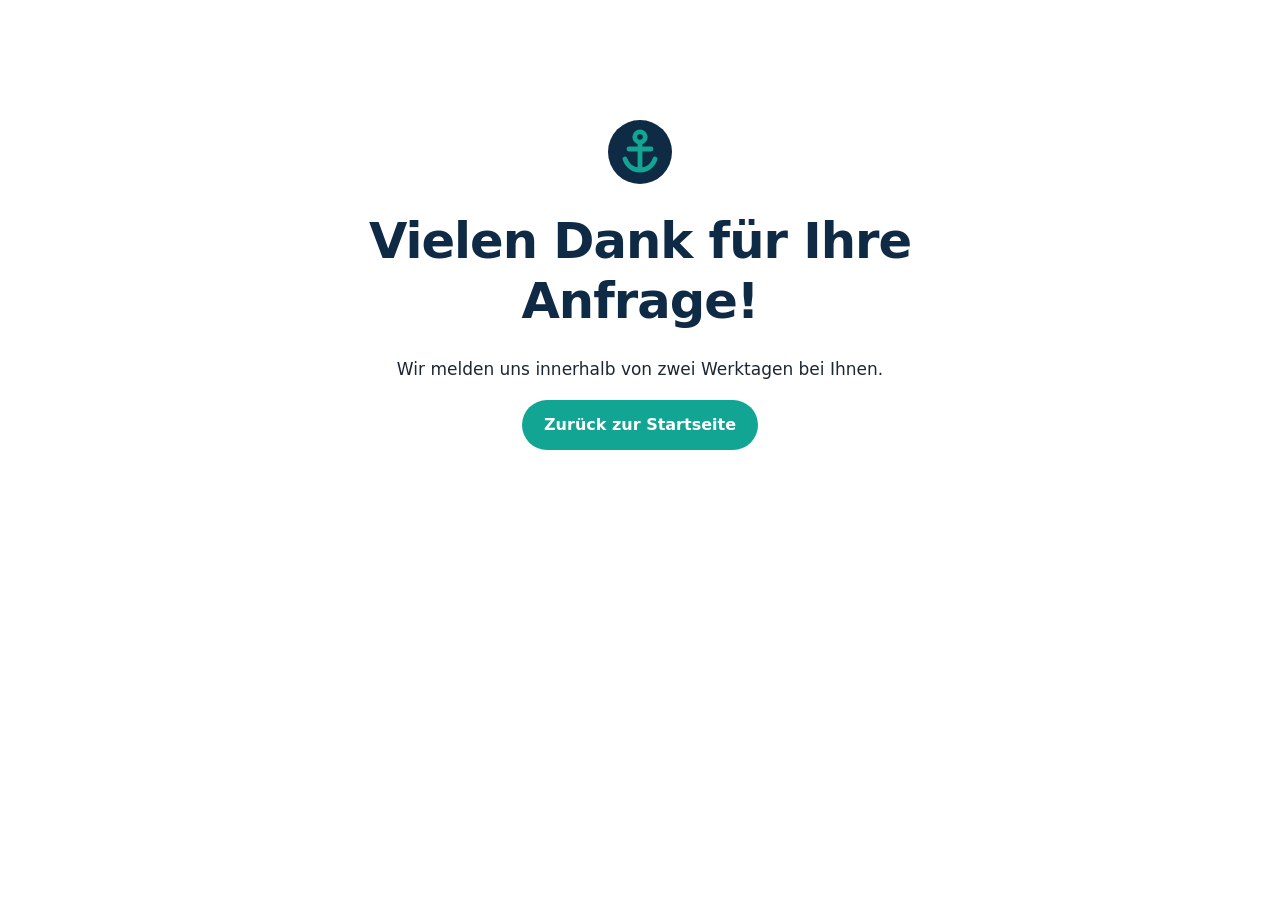
<file: danke.html>
<!doctype html>
<html lang="de">
<head>
  <meta charset="utf-8">
  <meta name="viewport" content="width=device-width, initial-scale=1">
  <meta name="robots" content="noindex">
  <title>Danke – Shopanker</title>
  <link rel="icon" href="favicon.svg" type="image/svg+xml">
  <link rel="stylesheet" href="style.css?v=5">
</head>
<body>
<main class="legal" style="text-align:center;padding-top:120px">
  <svg viewBox="0 0 32 32" width="64" height="64" aria-hidden="true"><circle cx="16" cy="16" r="16" fill="#0f2a44"/><g fill="none" stroke="#12a594" stroke-width="2.4" stroke-linecap="round"><circle cx="16" cy="8.5" r="2.6"/><path d="M16 11.2v13.3M10.5 14.5h11M8.5 19.5c1.2 3.6 4.2 5.5 7.5 5.5s6.3-1.9 7.5-5.5"/></g></svg>
  <h1 style="margin-top:20px">Vielen Dank für Ihre Anfrage!</h1>
  <p>Wir melden uns innerhalb von zwei Werktagen bei Ihnen.</p>
  <p><a class="btn" href="index.html">Zurück zur Startseite</a></p>
</main>
</body>
</html>
</file>
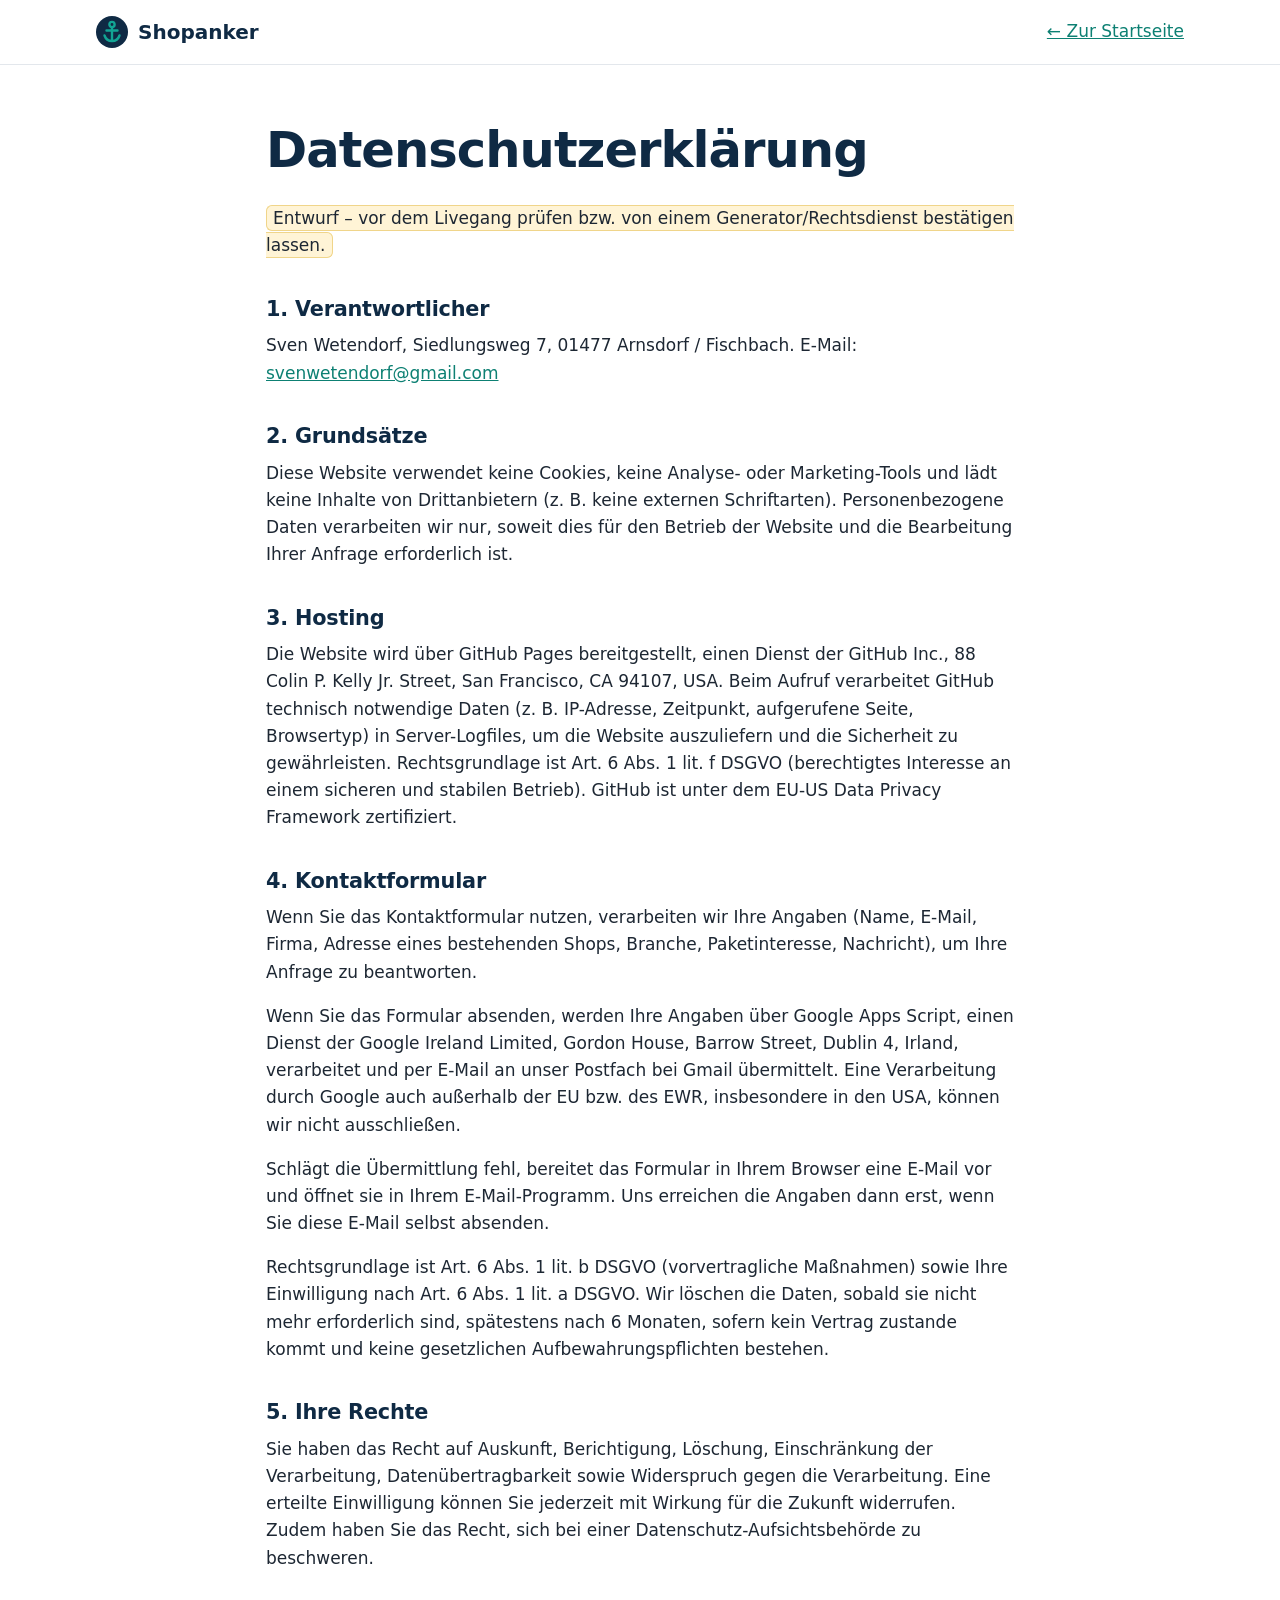
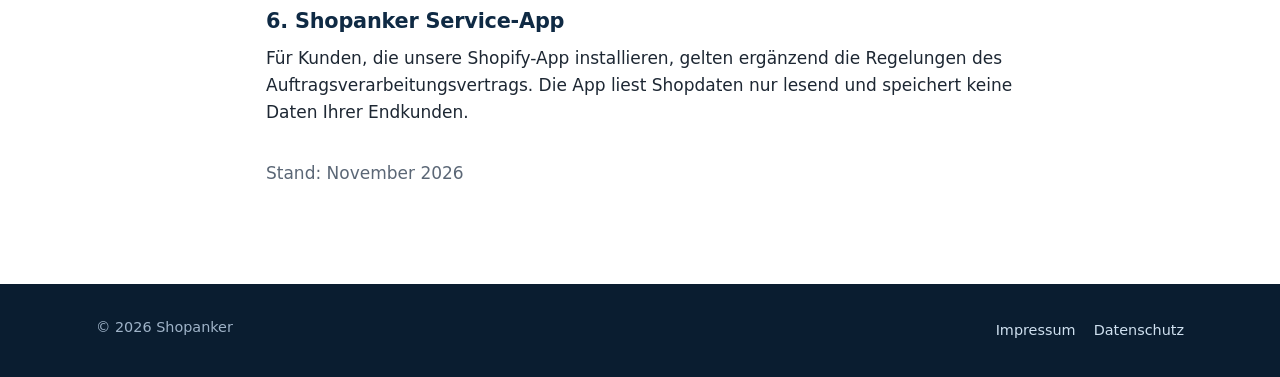
<file: datenschutz.html>
<!doctype html>
<html lang="de">
<head>
  <meta charset="utf-8">
  <meta name="viewport" content="width=device-width, initial-scale=1">
  <meta name="robots" content="noindex">
  <title>Datenschutz – Shopanker</title>
  <link rel="icon" href="favicon.svg" type="image/svg+xml">
  <link rel="canonical" href="https://sven6678.github.io/shopanker-website/datenschutz.html">
  <link rel="stylesheet" href="style.css?v=5">
</head>
<body>
<header class="site-header">
  <div class="wrap">
    <a class="logo" href="index.html">
      <svg viewBox="0 0 32 32" aria-hidden="true"><circle cx="16" cy="16" r="16" fill="#0f2a44"/><g fill="none" stroke="#12a594" stroke-width="2.4" stroke-linecap="round"><circle cx="16" cy="8.5" r="2.6"/><path d="M16 11.2v13.3M10.5 14.5h11M8.5 19.5c1.2 3.6 4.2 5.5 7.5 5.5s6.3-1.9 7.5-5.5"/></g></svg>
      Shopanker
    </a>
    <a href="index.html">← Zur Startseite</a>
  </div>
</header>
<main class="legal">
  <h1>Datenschutzerklärung</h1>
  <p><span class="todo">Entwurf – vor dem Livegang prüfen bzw. von einem Generator/Rechtsdienst bestätigen lassen.</span></p>

  <h2>1. Verantwortlicher</h2>
  <p>Sven Wetendorf, Siedlungsweg 7, 01477 Arnsdorf / Fischbach. E-Mail: <a href="mailto:svenwetendorf@gmail.com">svenwetendorf@gmail.com</a></p>

  <h2>2. Grundsätze</h2>
  <p>Diese Website verwendet keine Cookies, keine Analyse- oder Marketing-Tools und lädt keine Inhalte von Drittanbietern (z. B. keine externen Schriftarten). Personenbezogene Daten verarbeiten wir nur, soweit dies für den Betrieb der Website und die Bearbeitung Ihrer Anfrage erforderlich ist.</p>

  <h2>3. Hosting</h2>
  <p>Die Website wird über GitHub Pages bereitgestellt, einen Dienst der GitHub Inc., 88 Colin P. Kelly Jr. Street, San Francisco, CA 94107, USA. Beim Aufruf verarbeitet GitHub technisch notwendige Daten (z. B. IP-Adresse, Zeitpunkt, aufgerufene Seite, Browsertyp) in Server-Logfiles, um die Website auszuliefern und die Sicherheit zu gewährleisten. Rechtsgrundlage ist Art. 6 Abs. 1 lit. f DSGVO (berechtigtes Interesse an einem sicheren und stabilen Betrieb). GitHub ist unter dem EU-US Data Privacy Framework zertifiziert.</p>

  <h2>4. Kontaktformular</h2>
  <p>Wenn Sie das Kontaktformular nutzen, verarbeiten wir Ihre Angaben (Name, E-Mail, Firma, Adresse eines bestehenden Shops, Branche, Paketinteresse, Nachricht), um Ihre Anfrage zu beantworten.</p>
  <p>Wenn Sie das Formular absenden, werden Ihre Angaben über Google Apps Script, einen Dienst der Google Ireland Limited, Gordon House, Barrow Street, Dublin 4, Irland, verarbeitet und per E-Mail an unser Postfach bei Gmail übermittelt. Eine Verarbeitung durch Google auch außerhalb der EU bzw. des EWR, insbesondere in den USA, können wir nicht ausschließen.</p>
  <p>Schlägt die Übermittlung fehl, bereitet das Formular in Ihrem Browser eine E-Mail vor und öffnet sie in Ihrem E-Mail-Programm. Uns erreichen die Angaben dann erst, wenn Sie diese E-Mail selbst absenden.</p>
  <p>Rechtsgrundlage ist Art. 6 Abs. 1 lit. b DSGVO (vorvertragliche Maßnahmen) sowie Ihre Einwilligung nach Art. 6 Abs. 1 lit. a DSGVO. Wir löschen die Daten, sobald sie nicht mehr erforderlich sind, spätestens nach 6 Monaten, sofern kein Vertrag zustande kommt und keine gesetzlichen Aufbewahrungspflichten bestehen.</p>

  <h2>5. Ihre Rechte</h2>
  <p>Sie haben das Recht auf Auskunft, Berichtigung, Löschung, Einschränkung der Verarbeitung, Datenübertragbarkeit sowie Widerspruch gegen die Verarbeitung. Eine erteilte Einwilligung können Sie jederzeit mit Wirkung für die Zukunft widerrufen. Zudem haben Sie das Recht, sich bei einer Datenschutz-Aufsichtsbehörde zu beschweren.</p>

  <h2>6. Shopanker Service-App</h2>
  <p>Für Kunden, die unsere Shopify-App installieren, gelten ergänzend die Regelungen des Auftragsverarbeitungsvertrags. Die App liest Shopdaten nur lesend und speichert keine Daten Ihrer Endkunden.</p>

  <p style="margin-top:2em;color:var(--muted)">Stand: November 2026</p>
</main>
<footer class="site-footer">
  <div class="wrap">
    <span>© 2026 Shopanker</span>
    <span><a href="impressum.html">Impressum</a><a href="datenschutz.html">Datenschutz</a></span>
  </div>
</footer>
</body>
</html>
</file>
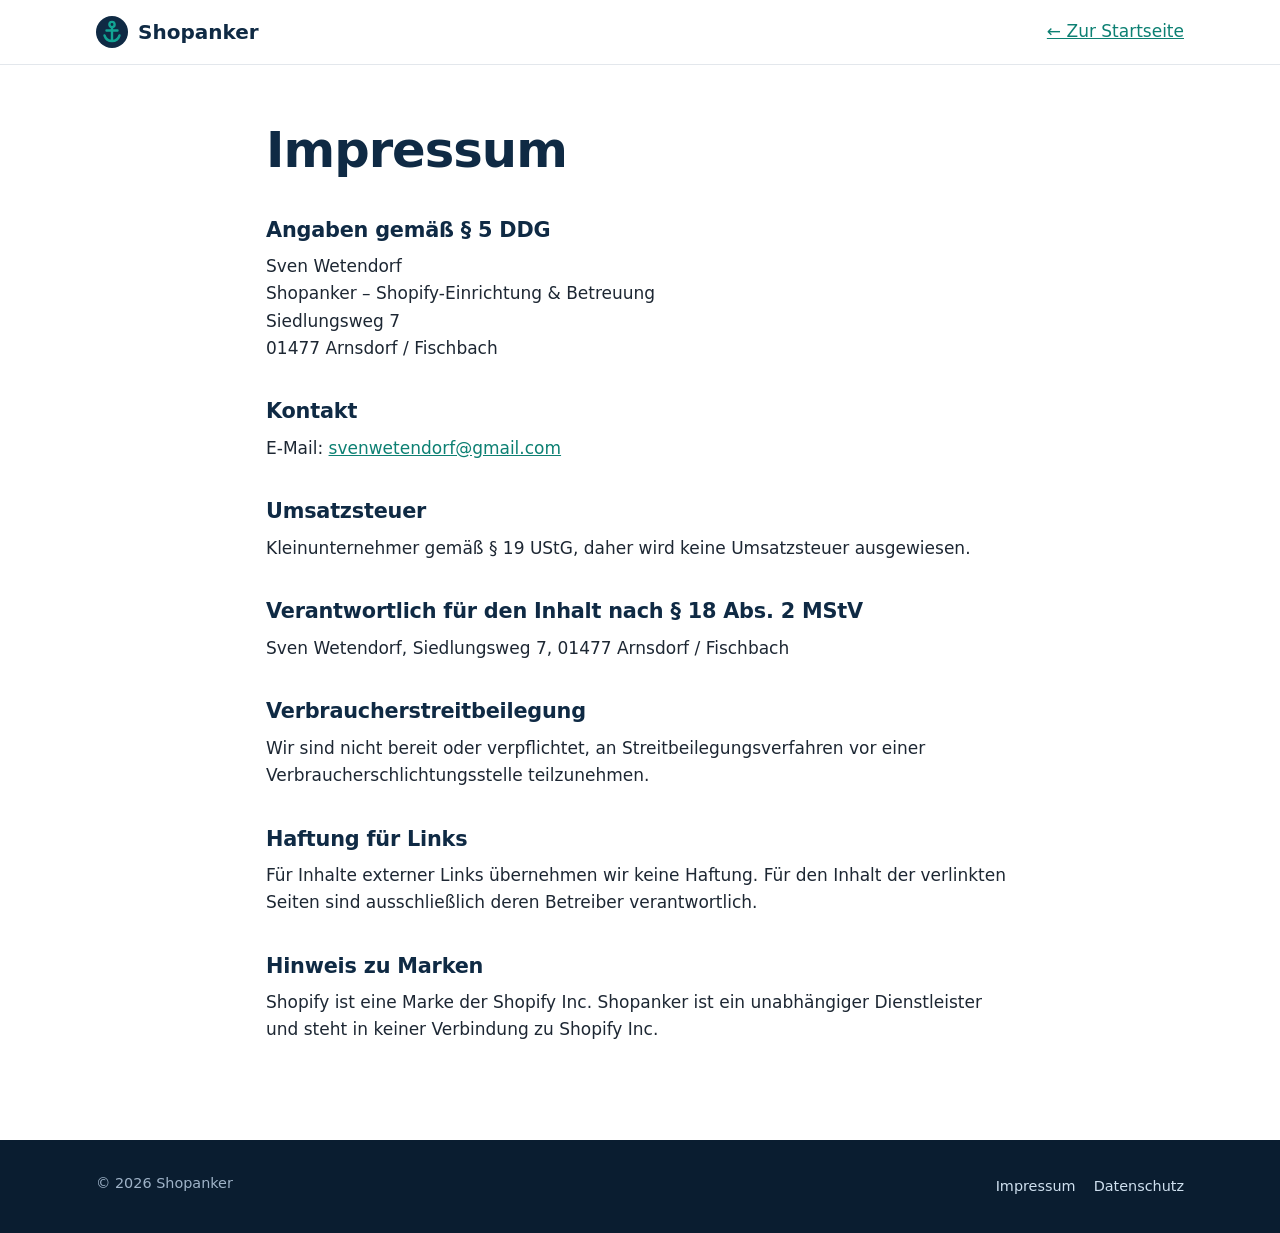
<file: impressum.html>
<!doctype html>
<html lang="de">
<head>
  <meta charset="utf-8">
  <meta name="viewport" content="width=device-width, initial-scale=1">
  <meta name="robots" content="noindex">
  <title>Impressum – Shopanker</title>
  <link rel="icon" href="favicon.svg" type="image/svg+xml">
  <link rel="canonical" href="https://sven6678.github.io/shopanker-website/impressum.html">
  <link rel="stylesheet" href="style.css?v=5">
</head>
<body>
<header class="site-header">
  <div class="wrap">
    <a class="logo" href="index.html">
      <svg viewBox="0 0 32 32" aria-hidden="true"><circle cx="16" cy="16" r="16" fill="#0f2a44"/><g fill="none" stroke="#12a594" stroke-width="2.4" stroke-linecap="round"><circle cx="16" cy="8.5" r="2.6"/><path d="M16 11.2v13.3M10.5 14.5h11M8.5 19.5c1.2 3.6 4.2 5.5 7.5 5.5s6.3-1.9 7.5-5.5"/></g></svg>
      Shopanker
    </a>
    <a href="index.html">← Zur Startseite</a>
  </div>
</header>
<main class="legal">
  <h1>Impressum</h1>

  <h2>Angaben gemäß § 5 DDG</h2>
  <p>
    Sven Wetendorf<br>
    Shopanker – Shopify-Einrichtung & Betreuung<br>
    Siedlungsweg 7<br>
    01477 Arnsdorf / Fischbach
  </p>

  <h2>Kontakt</h2>
  <p>
    E-Mail: <a href="mailto:svenwetendorf@gmail.com">svenwetendorf@gmail.com</a>

  </p>

  <h2>Umsatzsteuer</h2>
  <p>Kleinunternehmer gemäß § 19 UStG, daher wird keine Umsatzsteuer ausgewiesen.</p>

  <h2>Verantwortlich für den Inhalt nach § 18 Abs. 2 MStV</h2>
  <p>Sven Wetendorf, Siedlungsweg 7, 01477 Arnsdorf / Fischbach</p>

  <h2>Verbraucherstreitbeilegung</h2>
  <p>Wir sind nicht bereit oder verpflichtet, an Streitbeilegungsverfahren vor einer Verbraucherschlichtungsstelle teilzunehmen.</p>

  <h2>Haftung für Links</h2>
  <p>Für Inhalte externer Links übernehmen wir keine Haftung. Für den Inhalt der verlinkten Seiten sind ausschließlich deren Betreiber verantwortlich.</p>

  <h2>Hinweis zu Marken</h2>
  <p>Shopify ist eine Marke der Shopify Inc. Shopanker ist ein unabhängiger Dienstleister und steht in keiner Verbindung zu Shopify Inc.</p>
</main>
<footer class="site-footer">
  <div class="wrap">
    <span>© 2026 Shopanker</span>
    <span><a href="impressum.html">Impressum</a><a href="datenschutz.html">Datenschutz</a></span>
  </div>
</footer>
</body>
</html>
</file>
<file: style.css>
:root {
  --navy: #0f2a44;
  --navy-2: #173a5e;
  --teal: #12a594;
  --teal-dark: #0d8073;
  --sand: #f6f3ee;
  --text: #1d2733;
  --muted: #5b6776;
  --line: #e3e7ec;
  --white: #ffffff;
  --radius: 14px;
  --shadow: 0 6px 24px rgba(15, 42, 68, 0.08);
  --max: 1120px;
}

* { box-sizing: border-box; }
html { scroll-behavior: smooth; }
body {
  margin: 0;
  font-family: system-ui, -apple-system, "Segoe UI", Roboto, "Helvetica Neue", Arial, sans-serif;
  color: var(--text);
  background: var(--white);
  line-height: 1.6;
  font-size: 17px;
}
img, svg { max-width: 100%; }
a { color: var(--teal-dark); }
h1, h2, h3 { line-height: 1.2; color: var(--navy); margin: 0 0 0.5em; }
h1 { font-size: clamp(2rem, 4.5vw, 3.1rem); letter-spacing: -0.02em; }
h2 { font-size: clamp(1.6rem, 3vw, 2.2rem); letter-spacing: -0.01em; }
h3 { font-size: 1.2rem; }
p { margin: 0 0 1em; }

.wrap { max-width: var(--max); margin: 0 auto; padding: 0 16px; }
section { padding: 72px 0; }
.section-intro { max-width: 680px; color: var(--muted); margin-bottom: 36px; }
.eyebrow {
  display: inline-block; font-size: 0.8rem; font-weight: 700; letter-spacing: 0.08em;
  text-transform: uppercase; color: var(--teal-dark); margin-bottom: 10px;
}

/* Header */
.site-header {
  position: sticky; top: 0; z-index: 10; background: rgba(255,255,255,0.95);
  backdrop-filter: blur(6px); border-bottom: 1px solid var(--line);
}
.site-header .wrap { display: flex; align-items: center; justify-content: space-between; height: 64px; gap: 16px; }
.logo { display: flex; align-items: center; gap: 10px; font-weight: 800; font-size: 1.25rem; color: var(--navy); text-decoration: none; }
.logo svg { width: 32px; height: 32px; }
.nav { display: flex; gap: 22px; align-items: center; }
.nav a { color: var(--text); text-decoration: none; font-weight: 500; font-size: 0.95rem; }
.nav a:hover { color: var(--teal-dark); }
.nav .btn { color: var(--white); }
.nav-toggle { display: none; background: none; border: 0; font-size: 1.6rem; color: var(--navy); cursor: pointer; }

/* Buttons */
.btn {
  display: inline-block; background: var(--teal); color: var(--white); padding: 12px 22px;
  border-radius: 999px; text-decoration: none; font-weight: 700; border: 0; cursor: pointer;
  font-size: 1rem; transition: background 0.15s;
}
.btn:hover { background: var(--teal-dark); }
.btn-ghost { background: transparent; color: var(--white); border: 2px solid rgba(255,255,255,0.6); }
.btn-ghost:hover { background: rgba(255,255,255,0.1); }

/* Hero */
.hero { background: linear-gradient(135deg, var(--navy) 0%, var(--navy-2) 100%); color: var(--white); padding: 96px 0 88px; }
.hero h1 { color: var(--white); max-width: 760px; }
.hero p.lead { font-size: 1.2rem; max-width: 640px; color: #d4dfeb; margin-bottom: 28px; }
.hero .actions { display: flex; gap: 14px; flex-wrap: wrap; }
.hero-points { display: flex; gap: 28px; flex-wrap: wrap; margin-top: 40px; color: #bcd0e3; font-size: 0.95rem; }
.hero-points span::before { content: "✓ "; color: var(--teal); font-weight: 800; }

/* Branchen */
.grid { display: grid; gap: 20px; }
.grid-5 { grid-template-columns: repeat(5, 1fr); }
.grid-3 { grid-template-columns: repeat(3, 1fr); }
.grid-2 { grid-template-columns: repeat(2, 1fr); }
.card {
  background: var(--white); border: 1px solid var(--line); border-radius: var(--radius);
  padding: 24px; box-shadow: var(--shadow);
}
.branch { text-align: left; }
.branch .icon { font-size: 1.8rem; margin-bottom: 8px; }
.branch h3 { margin-bottom: 6px; }
.branch p { font-size: 0.92rem; color: var(--muted); margin: 0; }

/* Pakete */
.bg-sand { background: var(--sand); }
.tabs { display: inline-flex; background: var(--white); border: 1px solid var(--line); border-radius: 999px; padding: 4px; margin-bottom: 28px; }
.tabs button {
  border: 0; background: none; padding: 10px 20px; border-radius: 999px; font-weight: 700;
  color: var(--muted); cursor: pointer; font-size: 0.95rem;
}
.tabs button[aria-selected="true"] { background: var(--navy); color: var(--white); }
.price-card { display: flex; flex-direction: column; position: relative; }
.price-card.featured { border: 2px solid var(--teal); }
.price-card .badge {
  position: absolute; top: -12px; left: 24px; background: var(--teal); color: var(--white);
  font-size: 0.75rem; font-weight: 800; padding: 4px 10px; border-radius: 999px; text-transform: uppercase; letter-spacing: 0.05em;
}
.price { font-size: 2rem; font-weight: 800; color: var(--navy); margin: 4px 0; }
.price small { font-size: 0.95rem; font-weight: 500; color: var(--muted); }
.for { color: var(--muted); font-size: 0.95rem; }
.price-card ul { list-style: none; padding: 0; margin: 16px 0 24px; flex: 1; }
.price-card li { padding: 6px 0 6px 26px; position: relative; font-size: 0.95rem; border-bottom: 1px dashed var(--line); }
.price-card li::before { content: "✓"; position: absolute; left: 0; color: var(--teal); font-weight: 800; }
.price-card .btn { text-align: center; }
.note { font-size: 0.85rem; color: var(--muted); margin-top: 20px; }
[hidden] { display: none !important; }

/* Ablauf */
.steps { counter-reset: step; display: grid; grid-template-columns: repeat(4, 1fr); gap: 20px; }
.step { position: relative; padding-top: 52px; }
.step::before {
  counter-increment: step; content: counter(step); position: absolute; top: 0; left: 0;
  width: 40px; height: 40px; border-radius: 50%; background: var(--navy); color: var(--white);
  display: grid; place-items: center; font-weight: 800;
}
.step p { color: var(--muted); font-size: 0.95rem; }

/* App */
.app-box { display: grid; grid-template-columns: 1.1fr 0.9fr; gap: 40px; align-items: center; }
.mock {
  background: var(--white); border-radius: var(--radius); box-shadow: var(--shadow); border: 1px solid var(--line);
  padding: 20px; font-size: 0.9rem;
}
.mock .bar { height: 10px; background: var(--line); border-radius: 99px; overflow: hidden; margin: 8px 0; }
.mock .bar span { display: block; height: 100%; width: 42%; background: var(--teal); }
.mock .pill { display: inline-block; background: #d9f5ef; color: var(--teal-dark); font-weight: 700; font-size: 0.75rem; padding: 2px 8px; border-radius: 99px; }
.mock hr { border: 0; border-top: 1px solid var(--line); margin: 14px 0; }
.check-list { list-style: none; padding: 0; }
.check-list li { padding: 6px 0 6px 28px; position: relative; }
.check-list li::before { content: "✓"; position: absolute; left: 0; color: var(--teal); font-weight: 800; }

/* FAQ */
details { border-bottom: 1px solid var(--line); padding: 16px 0; }
summary { font-weight: 700; cursor: pointer; color: var(--navy); list-style: none; }
summary::-webkit-details-marker { display: none; }
summary::after { content: "+"; float: right; color: var(--teal); font-size: 1.3rem; line-height: 1; }
details[open] summary::after { content: "–"; }
details p { margin: 10px 0 0; color: var(--muted); }

/* Kontakt */
.contact { background: var(--navy); color: var(--white); }
.contact h2 { color: var(--white); }
.contact .section-intro { color: #c5d3e2; }
.form { display: grid; grid-template-columns: 1fr 1fr; gap: 16px; background: var(--white); color: var(--text); padding: 28px; border-radius: var(--radius); }
.form .full { grid-column: 1 / -1; }
.form label { display: block; font-weight: 600; font-size: 0.9rem; margin-bottom: 6px; }
.form input, .form select, .form textarea {
  width: 100%; padding: 12px 14px; border: 1px solid #cfd6de; border-radius: 10px; font: inherit; background: var(--white);
}
.form input:focus, .form select:focus, .form textarea:focus { outline: 2px solid var(--teal); border-color: var(--teal); }
.form .paket-auswahl { margin: 0; padding: 12px 16px; background: #e4f5f2; border-left: 4px solid var(--teal); border-radius: 8px; color: var(--navy); }
.form .consent { font-size: 0.85rem; color: var(--muted); display: flex; gap: 10px; align-items: flex-start; }
.form .consent input { flex: none; width: 24px; height: 24px; margin: 0; padding: 0; }
.hp { position: absolute; left: -9999px; }

/* Footer */
.site-footer { background: #0a1d30; color: #9fb3c8; padding: 32px 0; font-size: 0.9rem; }
.site-footer .wrap { display: flex; justify-content: space-between; gap: 16px; flex-wrap: wrap; }
.site-footer a { display: inline-block; padding: 3px 0; color: #cfe0ef; margin-left: 18px; text-decoration: none; }
.site-footer a:first-child { margin-left: 0; }

/* Textseiten */
.legal { max-width: 780px; padding: 56px 16px 80px; margin: 0 auto; }
.legal h2 { font-size: 1.3rem; margin-top: 1.8em; }
.todo { background: #fff4d6; border: 1px solid #f0d58a; padding: 2px 6px; border-radius: 6px; }

/* Barrierefreiheit */
.skip { position: absolute; left: -9999px; top: 8px; z-index: 100; background: var(--white); color: var(--navy); padding: 8px 14px; border-radius: 8px; }
.skip:focus { left: 16px; }
a:focus-visible, button:focus-visible, summary:focus-visible, .table-wrap:focus-visible { outline: 3px solid var(--teal); outline-offset: 2px; }
@media (prefers-reduced-motion: reduce) { html { scroll-behavior: auto; } * { transition: none !important; } }
section[id] { scroll-margin-top: 72px; }

/* Vertrauensleiste */
.trust { list-style: none; padding: 0; margin: 44px 0 0; display: grid; grid-template-columns: repeat(4, 1fr); gap: 16px; }
.trust li { border-left: 3px solid var(--teal); padding: 4px 0 4px 14px; }
.trust strong { display: block; color: var(--white); font-size: 1.15rem; }
.trust span { color: #bcd0e3; font-size: 0.9rem; }

/* Schmerzpunkte & Vergleich */
.pains .card h3 { font-size: 1.1rem; }
.pains .card p { color: var(--muted); margin: 0; }
.pains .card strong { color: var(--text); }
.table-wrap { overflow-x: auto; margin-top: 16px; border: 1px solid var(--line); border-radius: var(--radius); }
.compare { width: 100%; border-collapse: collapse; min-width: 640px; font-size: 0.95rem; }
.compare th, .compare td { padding: 14px 16px; text-align: left; border-bottom: 1px solid var(--line); }
.compare thead th { background: var(--sand); color: var(--navy); }
.compare tbody th { font-weight: 600; color: var(--navy); }
.compare .us { background: #e8f8f5; font-weight: 700; color: var(--teal-dark); }
.compare thead .us { background: var(--teal); color: var(--white); }
.compare tr:last-child th, .compare tr:last-child td { border-bottom: 0; }

/* Leistungen nach Situation */
.situation { display: flex; flex-direction: column; }
.situation .icon { font-size: 1.8rem; }
.situation p { color: var(--muted); }
.situation .from { color: var(--text); margin-top: auto; }
.situation a { font-weight: 700; text-decoration: none; }
.extras { margin-top: 24px; border: 1px solid var(--line); border-radius: var(--radius); padding: 14px 20px; background: var(--white); }
.extras ul { margin: 12px 0 4px; padding-left: 20px; color: var(--muted); }

/* Über */
.about { display: grid; grid-template-columns: 180px 1fr; gap: 40px; align-items: center; max-width: 920px; }
.avatar { width: 180px; height: 180px; border-radius: 50%; overflow: hidden; box-shadow: var(--shadow); }
.avatar svg, .avatar img { width: 100%; height: 100%; object-fit: cover; display: block; }
.about p { color: var(--muted); }

/* Hero-Visual */
.hero { position: relative; overflow: hidden; }
.hero .wrap { position: relative; z-index: 1; }
.blob { position: absolute; border-radius: 50%; filter: blur(60px); opacity: 0.45; animation: drift 14s ease-in-out infinite alternate; }
.b1 { width: 420px; height: 420px; background: #12a594; top: -120px; right: -80px; }
.b2 { width: 360px; height: 360px; background: #3b6fb6; bottom: -160px; left: -100px; animation-delay: -6s; }
@keyframes drift { to { transform: translate(40px, 30px) scale(1.1); } }
.hero-grid { display: grid; grid-template-columns: 1.05fr 0.95fr; gap: 48px; align-items: center; }
.hero-visual { position: relative; min-height: 380px; }
.browser { background: var(--white); border-radius: 14px; overflow: hidden; box-shadow: 0 24px 60px rgba(0,0,0,0.35); color: var(--text); font-size: 0.8rem; }
.hero-visual .browser { transform: rotate(-2deg); animation: floaty 7s ease-in-out infinite; }
.browser-bar { display: flex; align-items: center; gap: 6px; padding: 9px 12px; background: #eef1f4; }
.browser-bar i { width: 9px; height: 9px; border-radius: 50%; background: #f26b5b; }
.browser-bar i:nth-child(2) { background: #f5bd4f; } .browser-bar i:nth-child(3) { background: #5ac05a; }
.browser-bar span { margin-left: 10px; background: var(--white); border-radius: 6px; padding: 2px 10px; color: var(--muted); font-size: 0.72rem; flex: 1; }
.mini-head { display: flex; justify-content: space-between; align-items: baseline; padding: 10px 14px; border-bottom: 1px solid var(--line); }
.mini-head b { color: var(--c, var(--navy)); font-size: 0.95rem; letter-spacing: 0.02em; }
.mini-head span { color: var(--muted); font-size: 0.7rem; }
.mini-hero { display: flex; justify-content: space-between; align-items: center; padding: 18px 16px; }
.mini-hero b { display: block; font-size: 1.05rem; color: #2a2a2a; }
.mini-hero small { display: block; color: #6b6b6b; margin: 2px 0 8px; }
.mini-hero em { font-style: normal; color: var(--white); background: var(--c, var(--navy)); padding: 4px 10px; border-radius: 99px; font-size: 0.7rem; font-weight: 700; }
.mini-hero .big { font-size: 3.4rem; line-height: 1; filter: drop-shadow(0 6px 8px rgba(0,0,0,0.15)); }
.mini-grid { display: grid; grid-template-columns: repeat(3, 1fr); gap: 10px; padding: 12px 14px 16px; }
.mini-grid div { background: #f7f7f5; border-radius: 10px; padding: 10px; display: flex; flex-direction: column; gap: 2px; }
.mini-grid span { font-size: 1.8rem; text-align: center; padding: 6px 0; }
.mini-grid b { font-size: 0.75rem; } .mini-grid em { font-style: normal; color: var(--muted); font-size: 0.72rem; }
.phone { position: absolute; right: -10px; bottom: -10px; width: 150px; background: var(--white); border-radius: 22px; border: 6px solid #1b1f24; box-shadow: 0 18px 40px rgba(0,0,0,0.4); overflow: hidden; color: var(--text); font-size: 0.75rem; animation: floaty 6s ease-in-out infinite reverse; }
.phone-notch { width: 50px; height: 6px; background: #1b1f24; border-radius: 0 0 6px 6px; margin: 0 auto; }
.phone-prod { padding: 10px; display: flex; flex-direction: column; gap: 2px; }
.phone-prod span { font-size: 2.6rem; text-align: center; background: linear-gradient(135deg,#ffe3d6,#ffc9b3); border-radius: 10px; padding: 8px 0; }
.phone-prod em { font-style: normal; color: var(--muted); }
.phone-prod i { font-style: normal; background: #e4572e; color: var(--white); text-align: center; border-radius: 8px; padding: 5px; margin-top: 4px; font-weight: 700; }
.float { position: absolute; background: var(--white); color: var(--text); padding: 8px 12px; border-radius: 12px; box-shadow: 0 10px 26px rgba(0,0,0,0.25); font-size: 0.8rem; white-space: nowrap; animation: pop 0.6s ease both, floaty 5s ease-in-out infinite; }
.float b { color: var(--teal-dark); }
.f1 { top: -14px; right: 10px; animation-delay: 0.6s, 0s; }
.f2 { left: -28px; top: 46%; animation-delay: 1.2s, -2s; }
.f3 { left: 24px; bottom: -20px; animation-delay: 1.8s, -4s; }
@keyframes floaty { 0%,100% { translate: 0 0; } 50% { translate: 0 -8px; } }
@keyframes pop { from { opacity: 0; transform: scale(0.8); } to { opacity: 1; transform: scale(1); } }

/* Hero-Slider (Demo-Shops) */
.slider { margin: 0; transform: none !important; }
.slides { position: relative; aspect-ratio: 692 / 433; background: #eef1f4; }
.slides img { position: absolute; inset: 0; width: 100%; height: 100%; object-fit: cover; opacity: 0; transition: opacity 0.9s ease; }
.slides img.active { opacity: 1; }
.slide-label { white-space: nowrap; overflow: hidden; text-overflow: ellipsis; }
.slide-dots { display: flex; justify-content: center; gap: 0; margin-top: 9px; }
.slide-dots button { display: grid; place-items: center; width: 24px; height: 24px; border: 0; padding: 0; background: none; cursor: pointer; transition: width 0.3s; }
.slide-dots button::before { content: ""; width: 10px; height: 10px; border-radius: 99px; background: rgba(255,255,255,0.35); transition: all 0.3s; }
.slide-dots button[aria-current="true"] { width: 36px; }
.slide-dots button[aria-current="true"]::before { width: 28px; background: var(--teal); }
.slide-note { text-align: center; color: #9fb3c8; font-size: 0.78rem; margin: 10px 0 0; }
.hero-visual .f1 { top: -16px; right: -10px; }
.hero-visual .f3 { left: -22px; bottom: 62px; }
@media (prefers-reduced-motion: reduce) { .slides img { transition: none; } }

/* Beispiel-Shops */
.ex-tabs { display: flex; flex-wrap: wrap; gap: 8px; margin-bottom: 24px; }
.ex-tabs button { border: 1px solid var(--line); background: var(--white); border-radius: 999px; padding: 9px 16px; font: inherit; font-weight: 600; font-size: 0.92rem; cursor: pointer; transition: all 0.2s; }
.ex-tabs button:hover { border-color: var(--teal); }
.ex-tabs button[aria-selected="true"] { background: var(--navy); border-color: var(--navy); color: var(--white); }
.ex-stage { display: grid; grid-template-columns: 1.2fr 0.8fr; gap: 40px; align-items: center; }
.ex-browser { border: 1px solid var(--line); box-shadow: 0 20px 50px rgba(15,42,68,0.15); }
.ex-browser .mini-grid { grid-template-columns: repeat(4, 1fr); }
.ex-browser .mini-hero { padding: 28px 22px; }
.ex-browser .mini-hero .big { font-size: 4.6rem; }
.ex-info .btn { margin-top: 8px; background: var(--c, var(--teal)); }
.ex-title { font-size: 1.5rem; color: var(--c, var(--navy)); }
.swap .ex-browser, .swap .ex-info { animation: swapin 0.5s ease both; }
@keyframes swapin { from { opacity: 0; transform: translateY(10px); } to { opacity: 1; transform: none; } }

/* Karten lebendiger */
.card { transition: transform 0.25s, box-shadow 0.25s; }
.card:hover { transform: translateY(-4px); box-shadow: 0 14px 34px rgba(15,42,68,0.13); }
.branch .icon, .situation .icon { width: 56px; height: 56px; display: grid; place-items: center; border-radius: 16px; background: linear-gradient(135deg,#d9f5ef,#e3ecf8); font-size: 1.7rem; }

/* Scroll-Einblendung */
.reveal { opacity: 0; transform: translateY(24px); transition: opacity 0.7s ease, transform 0.7s ease; }
.reveal.in { opacity: 1; transform: none; }

@media (prefers-reduced-motion: reduce) {
  .blob, .hero-visual .browser, .phone, .float { animation: none !important; }
}

/* Mobile CTA */
.mobile-cta { display: none; }

/* Responsiv */
@media (max-width: 960px) {
  .grid-5 { grid-template-columns: repeat(2, 1fr); }
  .grid-3, .grid-2 { grid-template-columns: 1fr; }
  .steps { grid-template-columns: repeat(2, 1fr); }
  .app-box { grid-template-columns: 1fr; }
  .trust { grid-template-columns: repeat(2, 1fr); }
  .hero-grid { grid-template-columns: 1fr; }
  .hero-visual { max-width: 520px; margin: 10px auto 0; }
  .ex-stage { grid-template-columns: 1fr; }
}
@media (max-width: 720px) {
  section { padding: 56px 0; }
  .nav { display: none; position: absolute; top: 64px; left: 0; right: 0; background: var(--white); flex-direction: column; padding: 16px; border-bottom: 1px solid var(--line); gap: 14px; }
  .nav.open { display: flex; }
  .nav-toggle { display: block; }
  .grid-5 { grid-template-columns: 1fr; }
  .steps { grid-template-columns: 1fr; }
  .form { grid-template-columns: 1fr; padding: 20px; }
  .tabs { display: flex; width: 100%; }
  .tabs button { flex: 1; padding: 10px 8px; }
  .site-footer a { margin-left: 0; margin-right: 18px; }
  .about { grid-template-columns: 1fr; text-align: left; }
  .avatar { width: 110px; height: 110px; }
  .hero-visual { min-height: 300px; margin-right: 8px; }
  .phone { width: 118px; right: -4px; }
  .f2 { left: -6px; }
  .float { font-size: 0.72rem; }
  .ex-browser .mini-grid { grid-template-columns: repeat(2, 1fr); }
  .ex-browser .mini-hero .big { font-size: 3.2rem; }
  .mobile-cta { display: block; position: fixed; left: 0; right: 0; bottom: 0; z-index: 20; padding: 10px 16px calc(10px + env(safe-area-inset-bottom)); background: rgba(255,255,255,0.97); border-top: 1px solid var(--line); }
  .mobile-cta .btn { display: block; text-align: center; }
  .site-footer { padding-bottom: 88px; }
}
</file>
